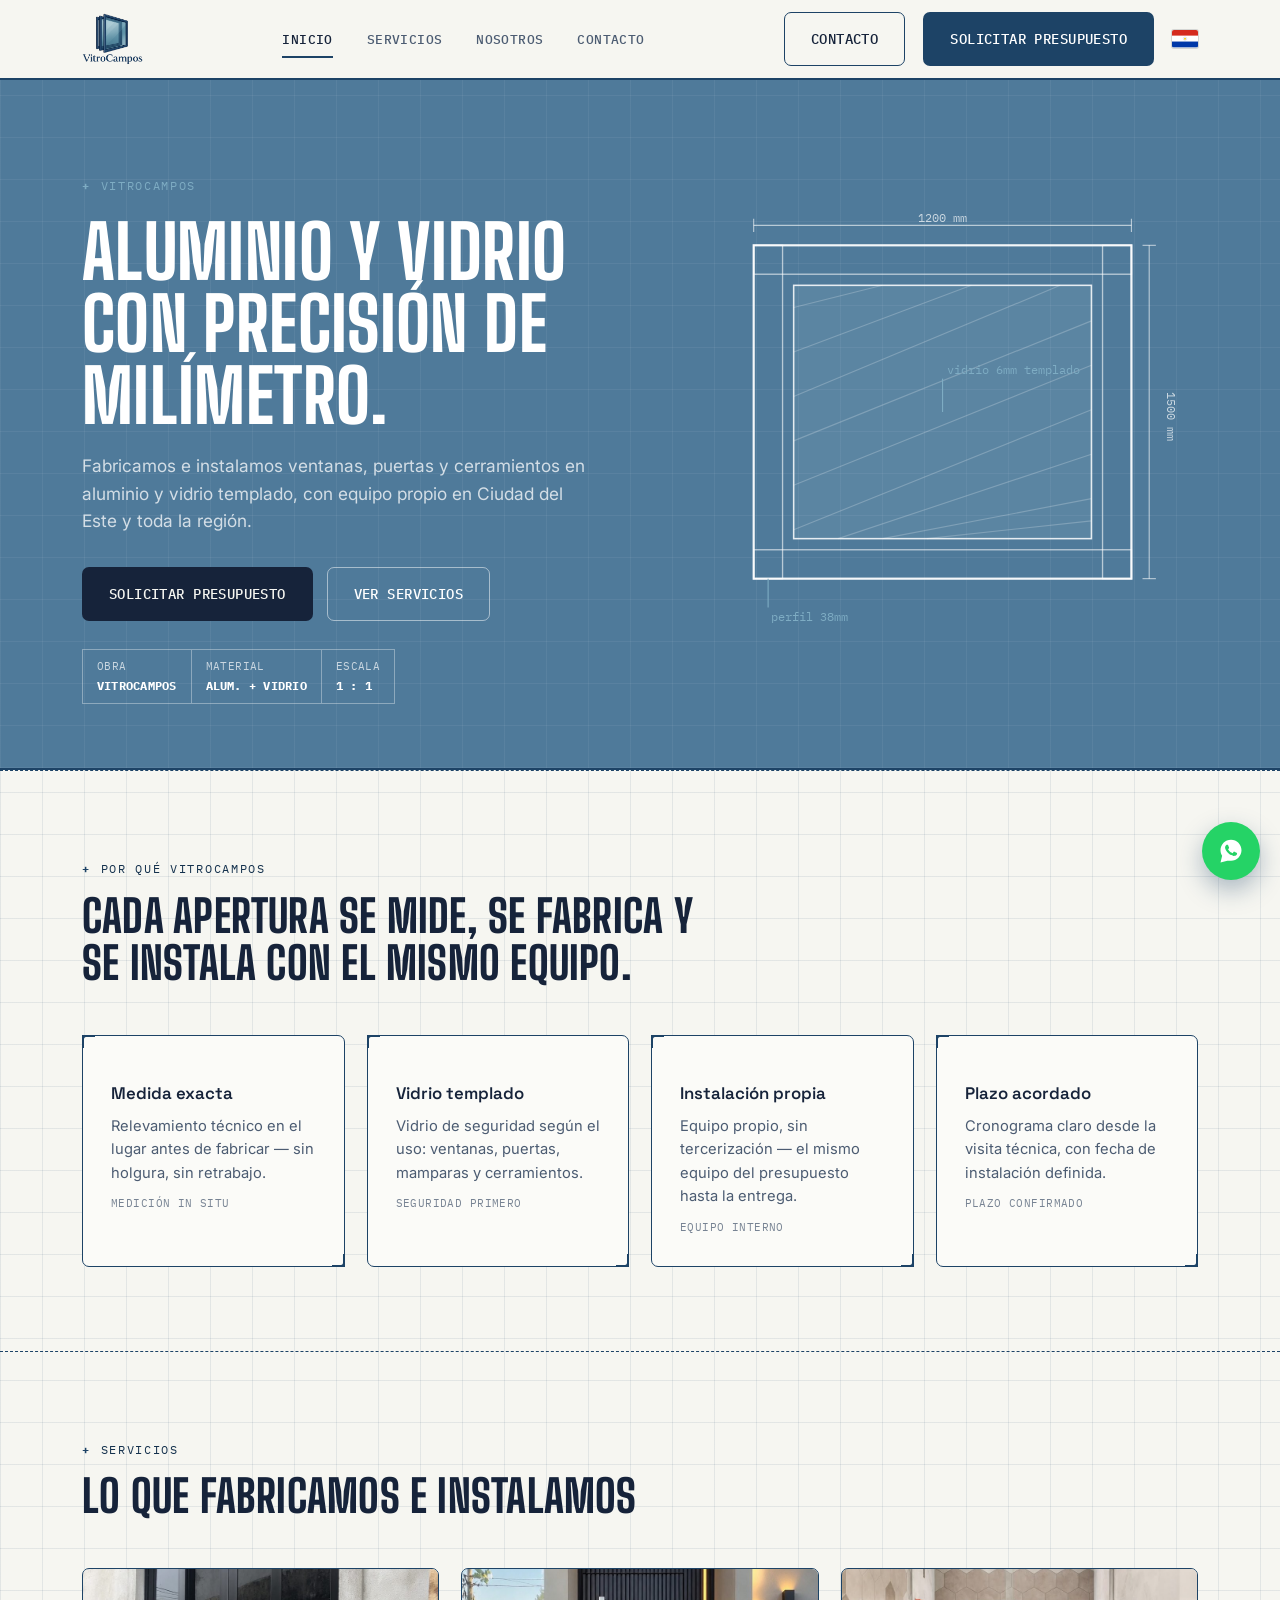
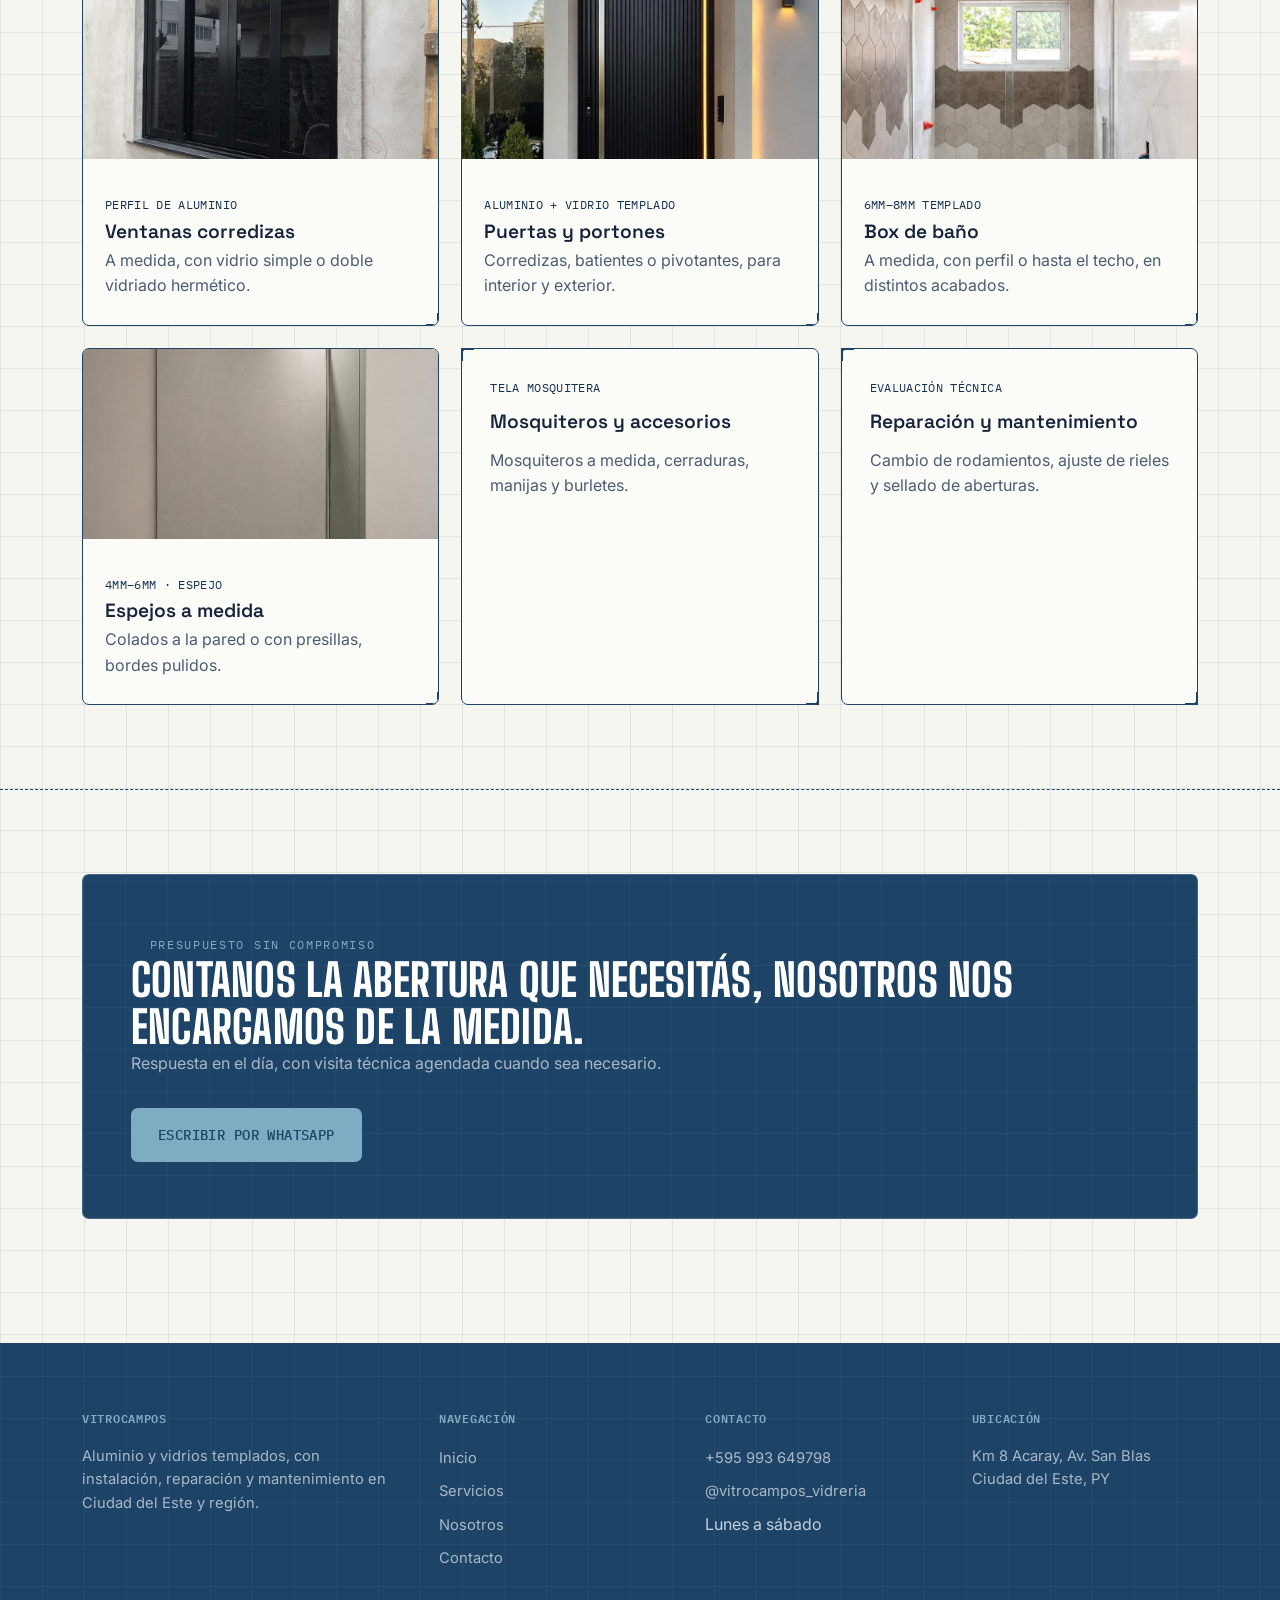
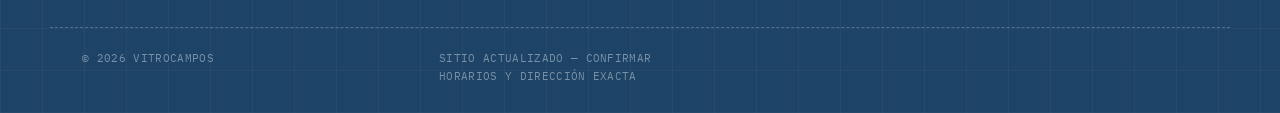
<file: index.html>
<!DOCTYPE html>
<html lang="es-PY">
<head>
<meta charset="UTF-8">
<meta name="viewport" content="width=device-width, initial-scale=1.0">
<title>VitroCampos — Aluminio y vidrios templados en Ciudad del Este</title>
<meta name="description" content="VitroCampos: ventanas, puertas y cerramientos en aluminio y vidrio templado. Instalación, reparación y mantenimiento en Ciudad del Este y región.">
<link rel="icon" type="image/png" sizes="32x32" href="img/favicon-32.png">
<link rel="icon" type="image/png" sizes="16x16" href="img/favicon-16.png">
<link rel="apple-touch-icon" sizes="180x180" href="img/apple-touch-icon.png">
<link rel="icon" href="img/favicon.ico">
<link rel="stylesheet" href="style.css">
</head>
<body>

<header class="site-header">
  <div class="wrap">
    <a href="index.html" class="logo"><img src="img/logo-header.png" alt="VitroCampos" class="logo-img"></a>
    <nav class="main-nav">
      <a href="index.html" class="active">Inicio</a>
      <a href="servicos.html">Servicios</a>
      <a href="sobre.html">Nosotros</a>
      <a href="contato.html">Contacto</a>
    </nav>
    <div class="nav-cta">
      <a href="contato.html" class="btn btn-ghost">Contacto</a>
      <a href="https://wa.me/595993649798" class="btn btn-copper" target="_blank" rel="noopener">Solicitar presupuesto</a>
      <span class="flag-icon" title="Paraguay" aria-label="Paraguay">
        <svg viewBox="0 0 900 600" xmlns="http://www.w3.org/2000/svg" role="img">
          <rect width="900" height="200" fill="#D52B1E"/>
          <rect y="200" width="900" height="200" fill="#FFFFFF"/>
          <rect y="400" width="900" height="200" fill="#0038A8"/>
          <circle cx="450" cy="300" r="60" fill="#FFFFFF" stroke="#0038A8" stroke-width="4"/>
          <circle cx="450" cy="300" r="34" fill="#FCD116"/>
        </svg>
      </span>
    </div>
    <button class="nav-toggle" aria-label="Abrir menú">
      <span></span><span></span><span></span>
    </button>
  </div>
  <div class="mobile-nav">
    <a href="index.html">Inicio</a>
    <a href="servicos.html">Servicios</a>
    <a href="sobre.html">Nosotros</a>
    <a href="contato.html">Contacto</a>
    <a href="https://wa.me/595993649798" target="_blank" rel="noopener">Solicitar presupuesto →</a>
  </div>
</header>

<main>

  <section class="hero">
    <div class="wrap">
      <div class="hero-copy">
        <span class="eyebrow">VitroCampos</span>
        <h1>Aluminio y vidrio con precisión de milímetro.</h1>
        <p class="lead">Fabricamos e instalamos ventanas, puertas y cerramientos en aluminio y vidrio templado, con equipo propio en Ciudad del Este y toda la región.</p>
        <div class="hero-actions">
          <a href="https://wa.me/595993649798" class="btn btn-primary" target="_blank" rel="noopener">Solicitar presupuesto</a>
          <a href="servicos.html" class="btn btn-ghost">Ver servicios</a>
        </div>
        <div class="title-block">
          <div>Obra<b>VitroCampos</b></div>
          <div>Material<b>Alum. + vidrio</b></div>
          <div>Escala<b>1&nbsp;:&nbsp;1</b></div>
        </div>
      </div>
      <div class="hero-diagram" aria-hidden="true">
        <svg viewBox="0 0 460 400" xmlns="http://www.w3.org/2000/svg">
          <!-- marco externo -->
          <rect x="60" y="30" width="340" height="300" fill="none" stroke="rgba(255,255,255,0.85)" stroke-width="2"/>
          <!-- perfil de aluminio -->
          <rect x="60" y="30" width="340" height="26" fill="none" stroke="rgba(255,255,255,0.6)" stroke-width="1.2"/>
          <rect x="60" y="304" width="340" height="26" fill="none" stroke="rgba(255,255,255,0.6)" stroke-width="1.2"/>
          <rect x="60" y="30" width="26" height="300" fill="none" stroke="rgba(255,255,255,0.6)" stroke-width="1.2"/>
          <rect x="374" y="30" width="26" height="300" fill="none" stroke="rgba(255,255,255,0.6)" stroke-width="1.2"/>
          <!-- vidrio central com hachura -->
          <rect x="96" y="66" width="268" height="228" fill="rgba(191,224,236,0.10)" stroke="rgba(255,255,255,0.85)" stroke-width="1.4"/>
          <g stroke="rgba(255,255,255,0.22)" stroke-width="1">
            <line x1="96" y1="86" x2="176" y2="66"/>
            <line x1="96" y1="126" x2="256" y2="66"/>
            <line x1="96" y1="166" x2="336" y2="66"/>
            <line x1="96" y1="206" x2="364" y2="98"/>
            <line x1="96" y1="246" x2="364" y2="138"/>
            <line x1="96" y1="286" x2="364" y2="178"/>
            <line x1="136" y1="294" x2="364" y2="218"/>
            <line x1="176" y1="294" x2="364" y2="258"/>
            <line x1="216" y1="294" x2="364" y2="278"/>
          </g>
          <!-- linha de cota superior -->
          <line x1="60" y1="12" x2="400" y2="12" stroke="rgba(255,255,255,0.6)" stroke-width="1"/>
          <line x1="60" y1="6" x2="60" y2="18" stroke="rgba(255,255,255,0.6)" stroke-width="1"/>
          <line x1="400" y1="6" x2="400" y2="18" stroke="rgba(255,255,255,0.6)" stroke-width="1"/>
          <text x="230" y="9" text-anchor="middle" font-family="IBM Plex Mono, monospace" font-size="11" fill="rgba(255,255,255,0.7)">1200 mm</text>
          <!-- linha de cota lateral -->
          <line x1="416" y1="30" x2="416" y2="330" stroke="rgba(255,255,255,0.6)" stroke-width="1"/>
          <line x1="410" y1="30" x2="422" y2="30" stroke="rgba(255,255,255,0.6)" stroke-width="1"/>
          <line x1="410" y1="330" x2="422" y2="330" stroke="rgba(255,255,255,0.6)" stroke-width="1"/>
          <text x="432" y="184" text-anchor="middle" font-family="IBM Plex Mono, monospace" font-size="11" fill="rgba(255,255,255,0.7)" transform="rotate(90 432 184)">1500 mm</text>
          <!-- callout perfil -->
          <line x1="73" y1="330" x2="73" y2="356" stroke="#7EACC3" stroke-width="1"/>
          <text x="76" y="368" font-family="IBM Plex Mono, monospace" font-size="10.5" fill="#7EACC3">perfil 38mm</text>
          <!-- callout vidrio -->
          <line x1="230" y1="180" x2="230" y2="150" stroke="#7EACC3" stroke-width="1"/>
          <text x="234" y="146" font-family="IBM Plex Mono, monospace" font-size="10.5" fill="#7EACC3">vidrio 6mm templado</text>
        </svg>
      </div>
    </div>
  </section>

  <section class="seam-top">
    <div class="wrap">
      <div class="section-head reveal">
        <span class="eyebrow">Por qué VitroCampos</span>
        <h2>Cada apertura se mide, se fabrica y se instala con el mismo equipo.</h2>
      </div>
      <div class="grid-4">
        <div class="glass-card diff-card reveal">
          <h3>Medida exacta</h3>
          <p>Relevamiento técnico en el lugar antes de fabricar — sin holgura, sin retrabajo.</p>
          <span class="diff-norm">medición in situ</span>
        </div>
        <div class="glass-card diff-card reveal">
          <h3>Vidrio templado</h3>
          <p>Vidrio de seguridad según el uso: ventanas, puertas, mamparas y cerramientos.</p>
          <span class="diff-norm">seguridad primero</span>
        </div>
        <div class="glass-card diff-card reveal">
          <h3>Instalación propia</h3>
          <p>Equipo propio, sin tercerización — el mismo equipo del presupuesto hasta la entrega.</p>
          <span class="diff-norm">equipo interno</span>
        </div>
        <div class="glass-card diff-card reveal">
          <h3>Plazo acordado</h3>
          <p>Cronograma claro desde la visita técnica, con fecha de instalación definida.</p>
          <span class="diff-norm">plazo confirmado</span>
        </div>
      </div>
    </div>
  </section>

  <section class="seam-top">
    <div class="wrap">
      <div class="section-head reveal">
        <span class="eyebrow">Servicios</span>
        <h2>Lo que fabricamos e instalamos</h2>
      </div>
      <div class="grid-3">
        <a href="servicos.html" class="glass-card service-card has-photo reveal">
          <div class="photo-wrap">
            <img src="img/ventana-aluminio-negro.jpg" alt="Ventana corrediza de aluminio negro" loading="lazy">
          </div>
          <div class="body">
            <span class="spec">perfil de aluminio</span>
            <h3>Ventanas corredizas</h3>
            <p>A medida, con vidrio simple o doble vidriado hermético.</p>
          </div>
        </a>
        <a href="servicos.html" class="glass-card service-card has-photo reveal">
          <div class="photo-wrap">
            <img src="img/puerta-aluminio-negro.jpg" alt="Puerta pivotante de aluminio negro" loading="lazy">
          </div>
          <div class="body">
            <span class="spec">aluminio + vidrio templado</span>
            <h3>Puertas y portones</h3>
            <p>Corredizas, batientes o pivotantes, para interior y exterior.</p>
          </div>
        </a>
        <a href="servicos.html" class="glass-card service-card has-photo reveal">
          <div class="photo-wrap">
            <img src="img/box-hasta-el-techo.jpg" alt="Box de baño de vidrio templado hasta el techo" loading="lazy">
          </div>
          <div class="body">
            <span class="spec">6mm–8mm templado</span>
            <h3>Box de baño</h3>
            <p>A medida, con perfil o hasta el techo, en distintos acabados.</p>
          </div>
        </a>
        <a href="servicos.html" class="glass-card service-card has-photo reveal">
          <div class="photo-wrap">
            <img src="img/espejo-colado.jpg" alt="Espejo a medida colado en baño" loading="lazy">
          </div>
          <div class="body">
            <span class="spec">4mm–6mm · espejo</span>
            <h3>Espejos a medida</h3>
            <p>Colados a la pared o con presillas, bordes pulidos.</p>
          </div>
        </a>
        <a href="servicos.html" class="glass-card service-card reveal">
          <span class="spec">tela mosquitera</span>
          <h3>Mosquiteros y accesorios</h3>
          <p>Mosquiteros a medida, cerraduras, manijas y burletes.</p>
        </a>
        <a href="servicos.html" class="glass-card service-card reveal">
          <span class="spec">evaluación técnica</span>
          <h3>Reparación y mantenimiento</h3>
          <p>Cambio de rodamientos, ajuste de rieles y sellado de aberturas.</p>
        </a>
      </div>
    </div>
  </section>

  <section class="seam-top">
    <div class="wrap">
      <div class="cta-strip reveal">
        <div>
          <span class="eyebrow">Presupuesto sin compromiso</span>
          <h2>Contanos la abertura que necesitás, nosotros nos encargamos de la medida.</h2>
          <p>Respuesta en el día, con visita técnica agendada cuando sea necesario.</p>
        </div>
        <a href="https://wa.me/595993649798" class="btn btn-copper" target="_blank" rel="noopener">Escribir por WhatsApp</a>
      </div>
    </div>
  </section>

</main>

<footer>
  <div class="wrap">
    <div>
      <h4>VitroCampos</h4>
      <p>Aluminio y vidrios templados, con instalación, reparación y mantenimiento en Ciudad del Este y región.</p>
    </div>
    <div>
      <h4>Navegación</h4>
      <ul>
        <li><a href="index.html">Inicio</a></li>
        <li><a href="servicos.html">Servicios</a></li>
        <li><a href="sobre.html">Nosotros</a></li>
        <li><a href="contato.html">Contacto</a></li>
      </ul>
    </div>
    <div>
      <h4>Contacto</h4>
      <ul>
        <li><a href="tel:+595993649798">+595 993 649798</a></li>
        <li><a href="https://instagram.com/vitrocampos_vidreria" target="_blank" rel="noopener">@vitrocampos_vidreria</a></li>
        <li>Lunes a sábado</li>
      </ul>
    </div>
    <div>
      <h4>Ubicación</h4>
      <p>Km 8 Acaray, Av. San Blas<br>Ciudad del Este, PY</p>
    </div>
  </div>
  <div class="wrap footer-bottom">
    <span>© <span id="year"></span> VitroCampos</span>
    <span>sitio actualizado — confirmar horarios y dirección exacta</span>
  </div>
</footer>

<a href="https://wa.me/595993649798" class="whatsapp-float" target="_blank" rel="noopener" aria-label="WhatsApp">
  <svg viewBox="0 0 32 32" fill="#fff" xmlns="http://www.w3.org/2000/svg"><path d="M16.001 3C9.373 3 4 8.373 4 15c0 2.34.687 4.523 1.875 6.36L4 29l7.86-1.826A11.94 11.94 0 0 0 16.001 27C22.628 27 28 21.627 28 15S22.628 3 16.001 3zm6.607 16.94c-.276.777-1.61 1.487-2.222 1.58-.577.087-1.31.124-2.116-.132-.487-.153-1.114-.36-1.918-.706-3.377-1.457-5.583-4.85-5.752-5.076-.169-.226-1.376-1.83-1.376-3.492 0-1.663.874-2.48 1.184-2.82.31-.34.675-.425.9-.425.225 0 .45.002.646.012.207.01.486-.079.76.58.276.66.938 2.278 1.02 2.443.084.164.14.357.028.583-.113.226-.169.366-.336.564-.169.198-.354.443-.507.596-.169.169-.345.353-.148.692.197.34.876 1.446 1.882 2.342 1.293 1.153 2.384 1.51 2.724 1.679.34.169.539.141.738-.085.197-.226.845-.986 1.07-1.325.226-.34.451-.283.76-.17.31.113 1.972.93 2.31 1.1.34.169.564.254.648.395.084.14.084.813-.192 1.59z"/></svg>
</a>

<script src="script.js"></script>
</body>
</html>
</file>
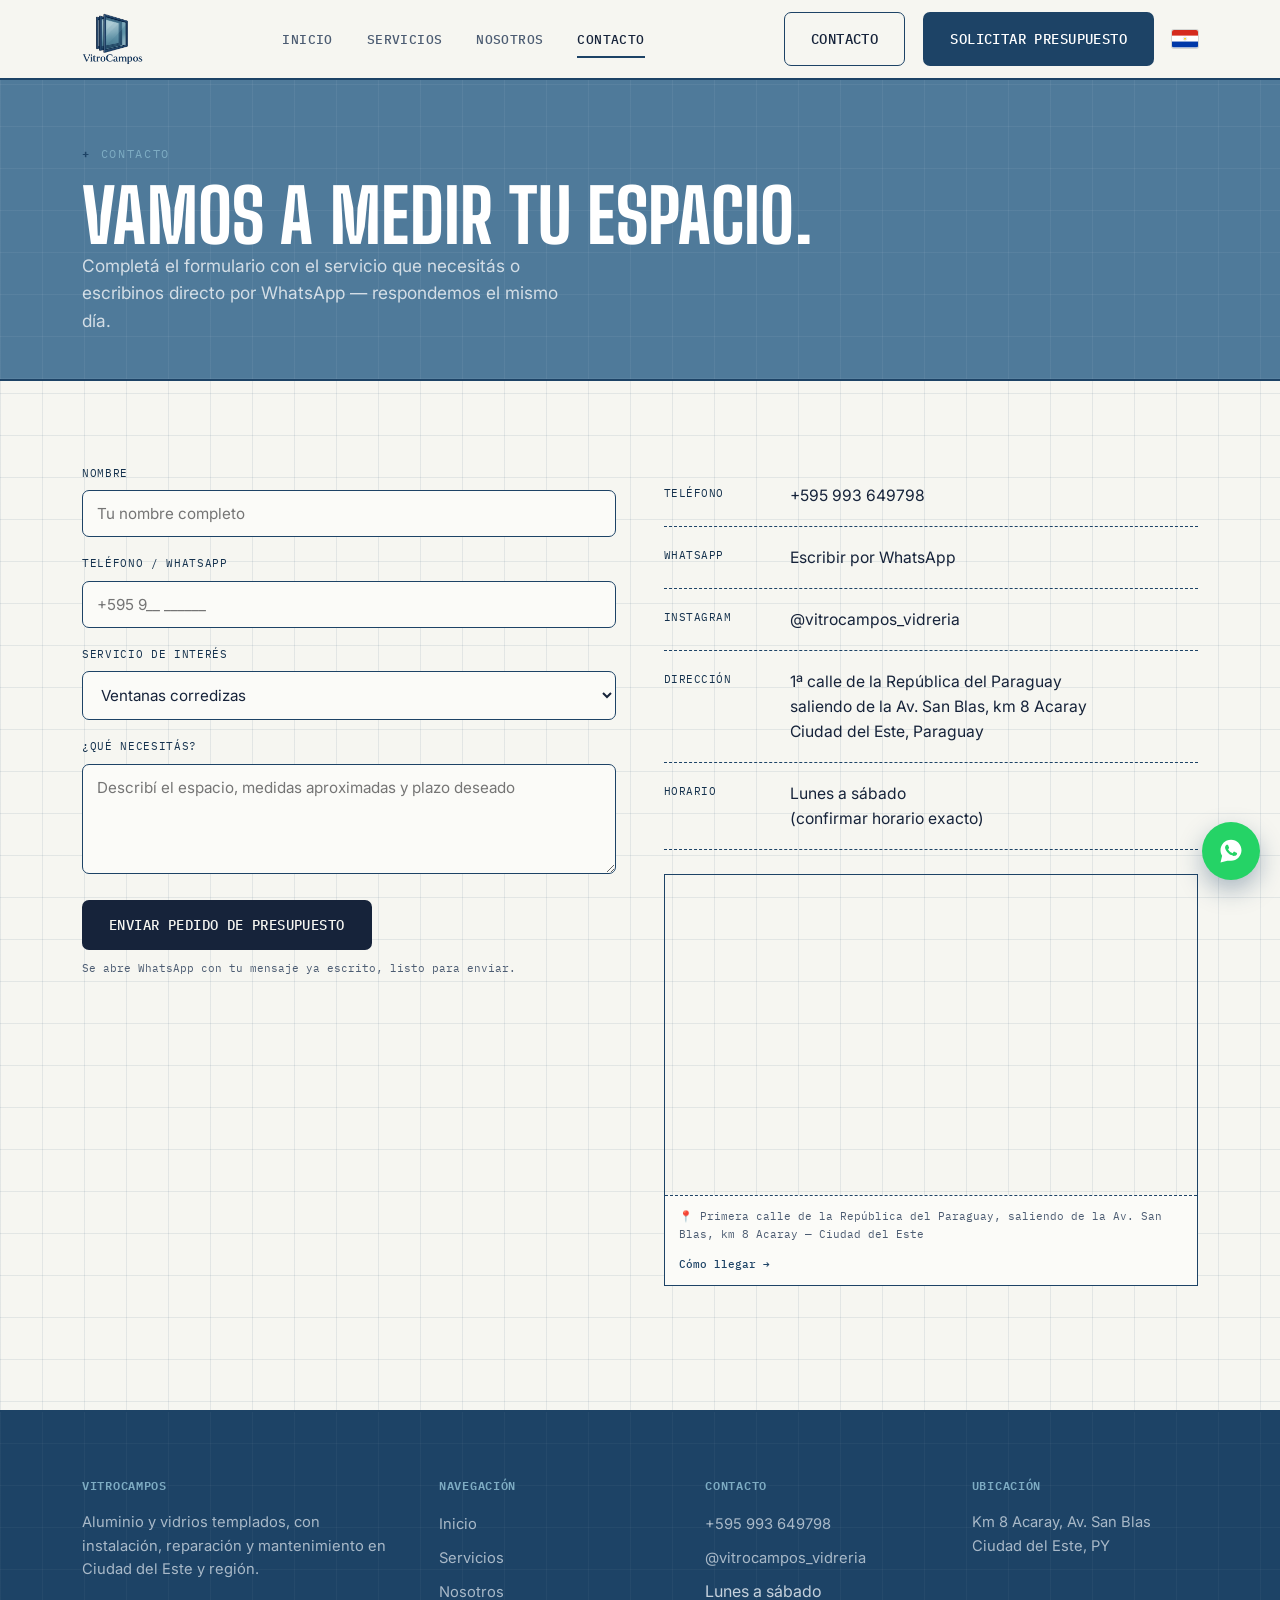
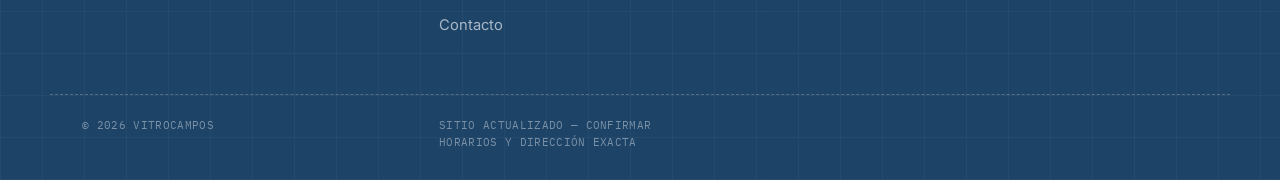
<file: contato.html>
<!DOCTYPE html>
<html lang="es-PY">
<head>
<meta charset="UTF-8">
<meta name="viewport" content="width=device-width, initial-scale=1.0">
<title>Contacto — VitroCampos</title>
<meta name="description" content="Hablá con VitroCampos: teléfono, WhatsApp, Instagram y formulario de presupuesto.">
<link rel="icon" type="image/png" sizes="32x32" href="img/favicon-32.png">
<link rel="icon" type="image/png" sizes="16x16" href="img/favicon-16.png">
<link rel="apple-touch-icon" sizes="180x180" href="img/apple-touch-icon.png">
<link rel="icon" href="img/favicon.ico">
<link rel="stylesheet" href="style.css">
</head>
<body>

<header class="site-header">
  <div class="wrap">
    <a href="index.html" class="logo"><img src="img/logo-header.png" alt="VitroCampos" class="logo-img"></a>
    <nav class="main-nav">
      <a href="index.html">Inicio</a>
      <a href="servicos.html">Servicios</a>
      <a href="sobre.html">Nosotros</a>
      <a href="contato.html" class="active">Contacto</a>
    </nav>
    <div class="nav-cta">
      <a href="contato.html" class="btn btn-ghost">Contacto</a>
      <a href="https://wa.me/595993649798" class="btn btn-copper" target="_blank" rel="noopener">Solicitar presupuesto</a>
      <span class="flag-icon" title="Paraguay" aria-label="Paraguay">
        <svg viewBox="0 0 900 600" xmlns="http://www.w3.org/2000/svg" role="img">
          <rect width="900" height="200" fill="#D52B1E"/>
          <rect y="200" width="900" height="200" fill="#FFFFFF"/>
          <rect y="400" width="900" height="200" fill="#0038A8"/>
          <circle cx="450" cy="300" r="60" fill="#FFFFFF" stroke="#0038A8" stroke-width="4"/>
          <circle cx="450" cy="300" r="34" fill="#FCD116"/>
        </svg>
      </span>
    </div>
    <button class="nav-toggle" aria-label="Abrir menú">
      <span></span><span></span><span></span>
    </button>
  </div>
  <div class="mobile-nav">
    <a href="index.html">Inicio</a>
    <a href="servicos.html">Servicios</a>
    <a href="sobre.html">Nosotros</a>
    <a href="contato.html">Contacto</a>
    <a href="https://wa.me/595993649798" target="_blank" rel="noopener">Solicitar presupuesto →</a>
  </div>
</header>

<main>

  <section class="page-hero">
    <div class="wrap">
      <span class="eyebrow">Contacto</span>
      <h1>Vamos a medir tu espacio.</h1>
      <p class="lead">Completá el formulario con el servicio que necesitás o escribinos directo por WhatsApp — respondemos el mismo día.</p>
    </div>
  </section>

  <section>
    <div class="wrap contact-grid">

      <form class="reveal" id="form-presupuesto" onsubmit="return enviarPorWhatsApp(event);">
        <div class="field">
          <label for="nome">Nombre</label>
          <input type="text" id="nome" name="nome" placeholder="Tu nombre completo" required>
        </div>
        <div class="field">
          <label for="telefone">Teléfono / WhatsApp</label>
          <input type="tel" id="telefone" name="telefone" placeholder="+595 9__ ______" required>
        </div>
        <div class="field">
          <label for="servico">Servicio de interés</label>
          <select id="servico" name="servico">
            <option>Ventanas corredizas</option>
            <option>Puertas y portones</option>
            <option>Cerramientos y mamparas</option>
            <option>Vidrios a medida</option>
            <option>Mosquiteros</option>
            <option>Reparación / mantenimiento</option>
            <option>Otro</option>
          </select>
        </div>
        <div class="field">
          <label for="mensagem">¿Qué necesitás?</label>
          <textarea id="mensagem" name="mensagem" placeholder="Describí el espacio, medidas aproximadas y plazo deseado"></textarea>
        </div>
        <button type="submit" class="btn btn-primary">Enviar pedido de presupuesto</button>
        <p style="font-family: var(--mono); font-size: 11px; color: var(--ink-soft); margin-top: 10px;">Se abre WhatsApp con tu mensaje ya escrito, listo para enviar.</p>
      </form>

      <div class="reveal">
        <div class="info-row">
          <span class="k">Teléfono</span>
          <span class="v"><a href="tel:+595993649798">+595 993 649798</a></span>
        </div>
        <div class="info-row">
          <span class="k">WhatsApp</span>
          <span class="v"><a href="https://wa.me/595993649798" target="_blank" rel="noopener">Escribir por WhatsApp</a></span>
        </div>
        <div class="info-row">
          <span class="k">Instagram</span>
          <span class="v"><a href="https://instagram.com/vitrocampos_vidreria" target="_blank" rel="noopener">@vitrocampos_vidreria</a></span>
        </div>
        <div class="info-row">
          <span class="k">Dirección</span>
          <span class="v">1ª calle de la República del Paraguay<br>saliendo de la Av. San Blas, km 8 Acaray<br>Ciudad del Este, Paraguay</span>
        </div>
        <div class="info-row">
          <span class="k">Horario</span>
          <span class="v">Lunes a sábado<br>(confirmar horario exacto)</span>
        </div>

        <div class="map-embed">
          <iframe
            src="https://www.openstreetmap.org/export/embed.html?bbox=-54.7050%2C-25.4900%2C-54.6500%2C-25.4550&marker=-25.4719%2C-54.6780&layer=mapnik"
            loading="lazy" title="Ubicación VitroCampos"></iframe>
          <div class="map-caption">
            <span>📍 Primera calle de la República del Paraguay, saliendo de la Av. San Blas, km 8 Acaray — Ciudad del Este</span>
            <a href="https://www.google.com/maps/dir/?api=1&destination=-25.4719,-54.6780" target="_blank" rel="noopener">Cómo llegar →</a>
          </div>
        </div>
      </div>

    </div>
  </section>

</main>

<footer>
  <div class="wrap">
    <div>
      <h4>VitroCampos</h4>
      <p>Aluminio y vidrios templados, con instalación, reparación y mantenimiento en Ciudad del Este y región.</p>
    </div>
    <div>
      <h4>Navegación</h4>
      <ul>
        <li><a href="index.html">Inicio</a></li>
        <li><a href="servicos.html">Servicios</a></li>
        <li><a href="sobre.html">Nosotros</a></li>
        <li><a href="contato.html">Contacto</a></li>
      </ul>
    </div>
    <div>
      <h4>Contacto</h4>
      <ul>
        <li><a href="tel:+595993649798">+595 993 649798</a></li>
        <li><a href="https://instagram.com/vitrocampos_vidreria" target="_blank" rel="noopener">@vitrocampos_vidreria</a></li>
        <li>Lunes a sábado</li>
      </ul>
    </div>
    <div>
      <h4>Ubicación</h4>
      <p>Km 8 Acaray, Av. San Blas<br>Ciudad del Este, PY</p>
    </div>
  </div>
  <div class="wrap footer-bottom">
    <span>© <span id="year"></span> VitroCampos</span>
    <span>sitio actualizado — confirmar horarios y dirección exacta</span>
  </div>
</footer>

<a href="https://wa.me/595993649798" class="whatsapp-float" target="_blank" rel="noopener" aria-label="WhatsApp">
  <svg viewBox="0 0 32 32" fill="#fff" xmlns="http://www.w3.org/2000/svg"><path d="M16.001 3C9.373 3 4 8.373 4 15c0 2.34.687 4.523 1.875 6.36L4 29l7.86-1.826A11.94 11.94 0 0 0 16.001 27C22.628 27 28 21.627 28 15S22.628 3 16.001 3zm6.607 16.94c-.276.777-1.61 1.487-2.222 1.58-.577.087-1.31.124-2.116-.132-.487-.153-1.114-.36-1.918-.706-3.377-1.457-5.583-4.85-5.752-5.076-.169-.226-1.376-1.83-1.376-3.492 0-1.663.874-2.48 1.184-2.82.31-.34.675-.425.9-.425.225 0 .45.002.646.012.207.01.486-.079.76.58.276.66.938 2.278 1.02 2.443.084.164.14.357.028.583-.113.226-.169.366-.336.564-.169.198-.354.443-.507.596-.169.169-.345.353-.148.692.197.34.876 1.446 1.882 2.342 1.293 1.153 2.384 1.51 2.724 1.679.34.169.539.141.738-.085.197-.226.845-.986 1.07-1.325.226-.34.451-.283.76-.17.31.113 1.972.93 2.31 1.1.34.169.564.254.648.395.084.14.084.813-.192 1.59z"/></svg>
</a>

<script src="script.js"></script>
</body>
</html>
</file>
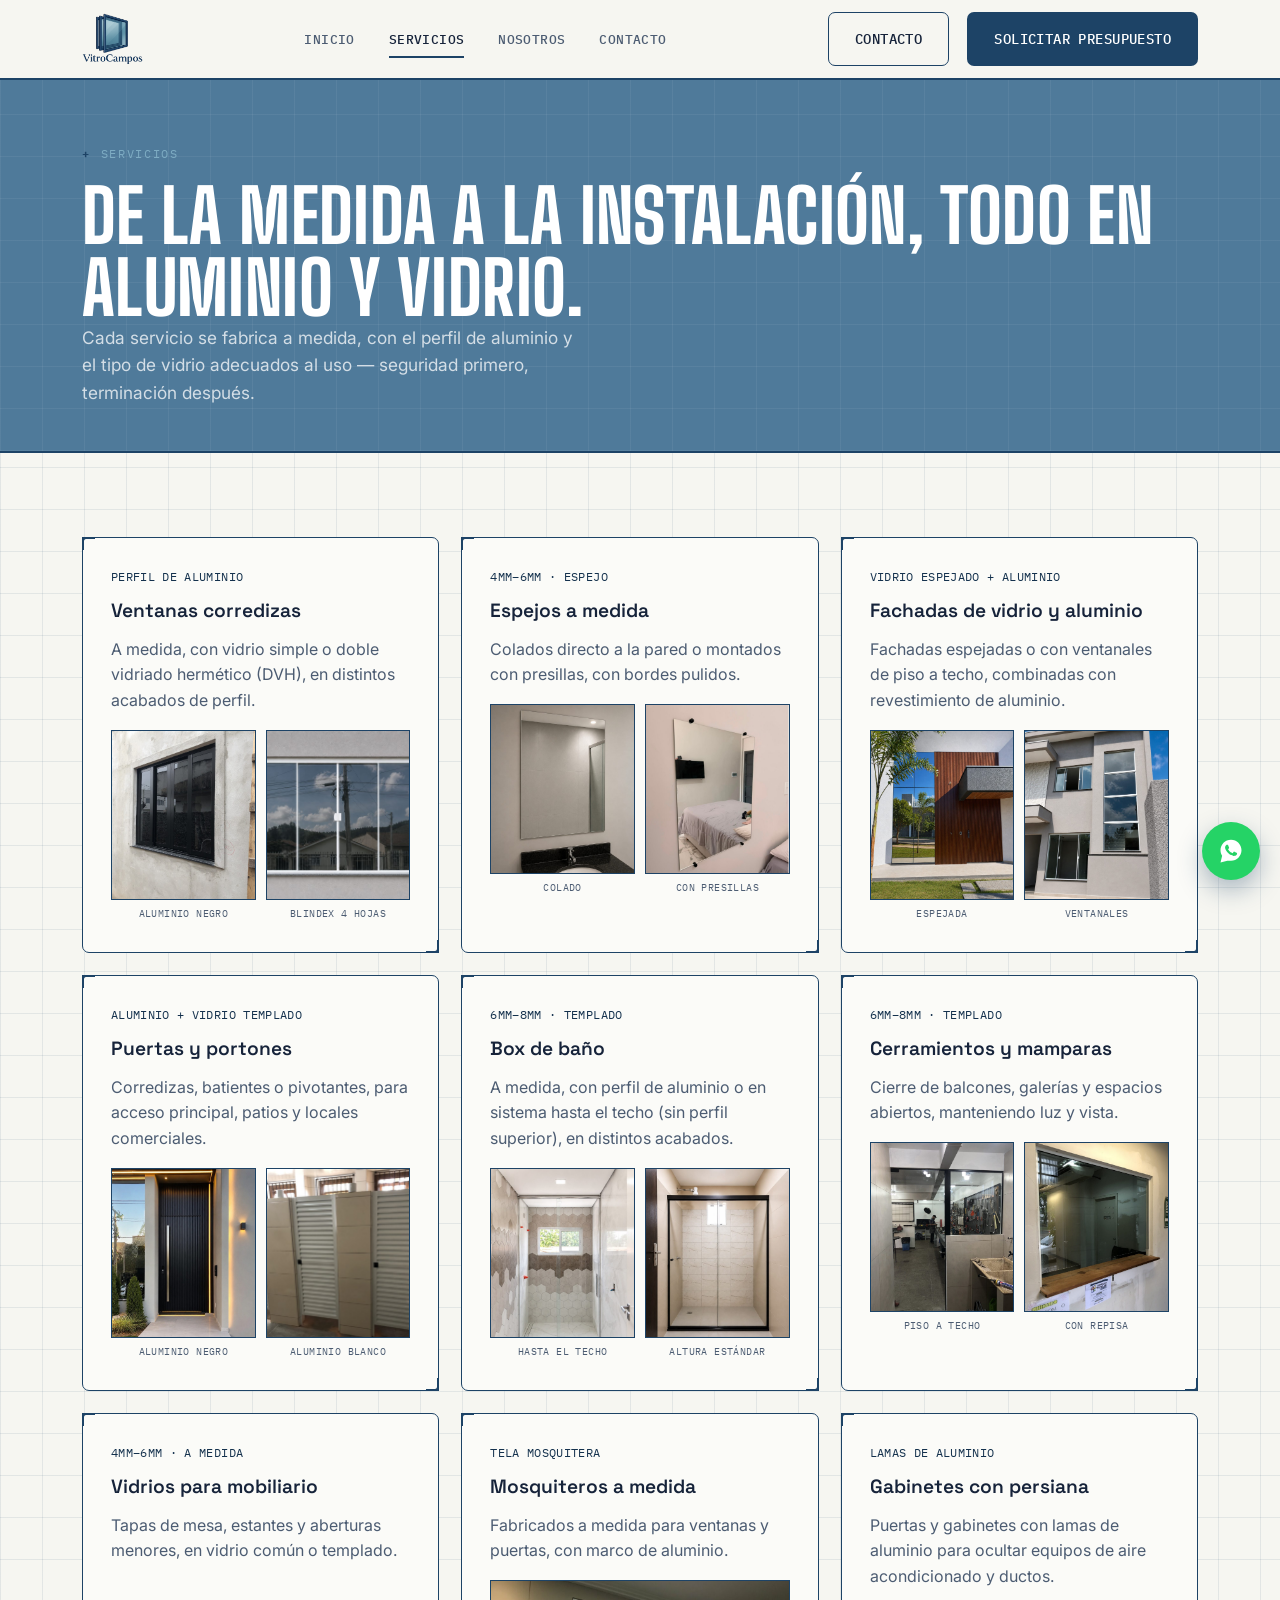
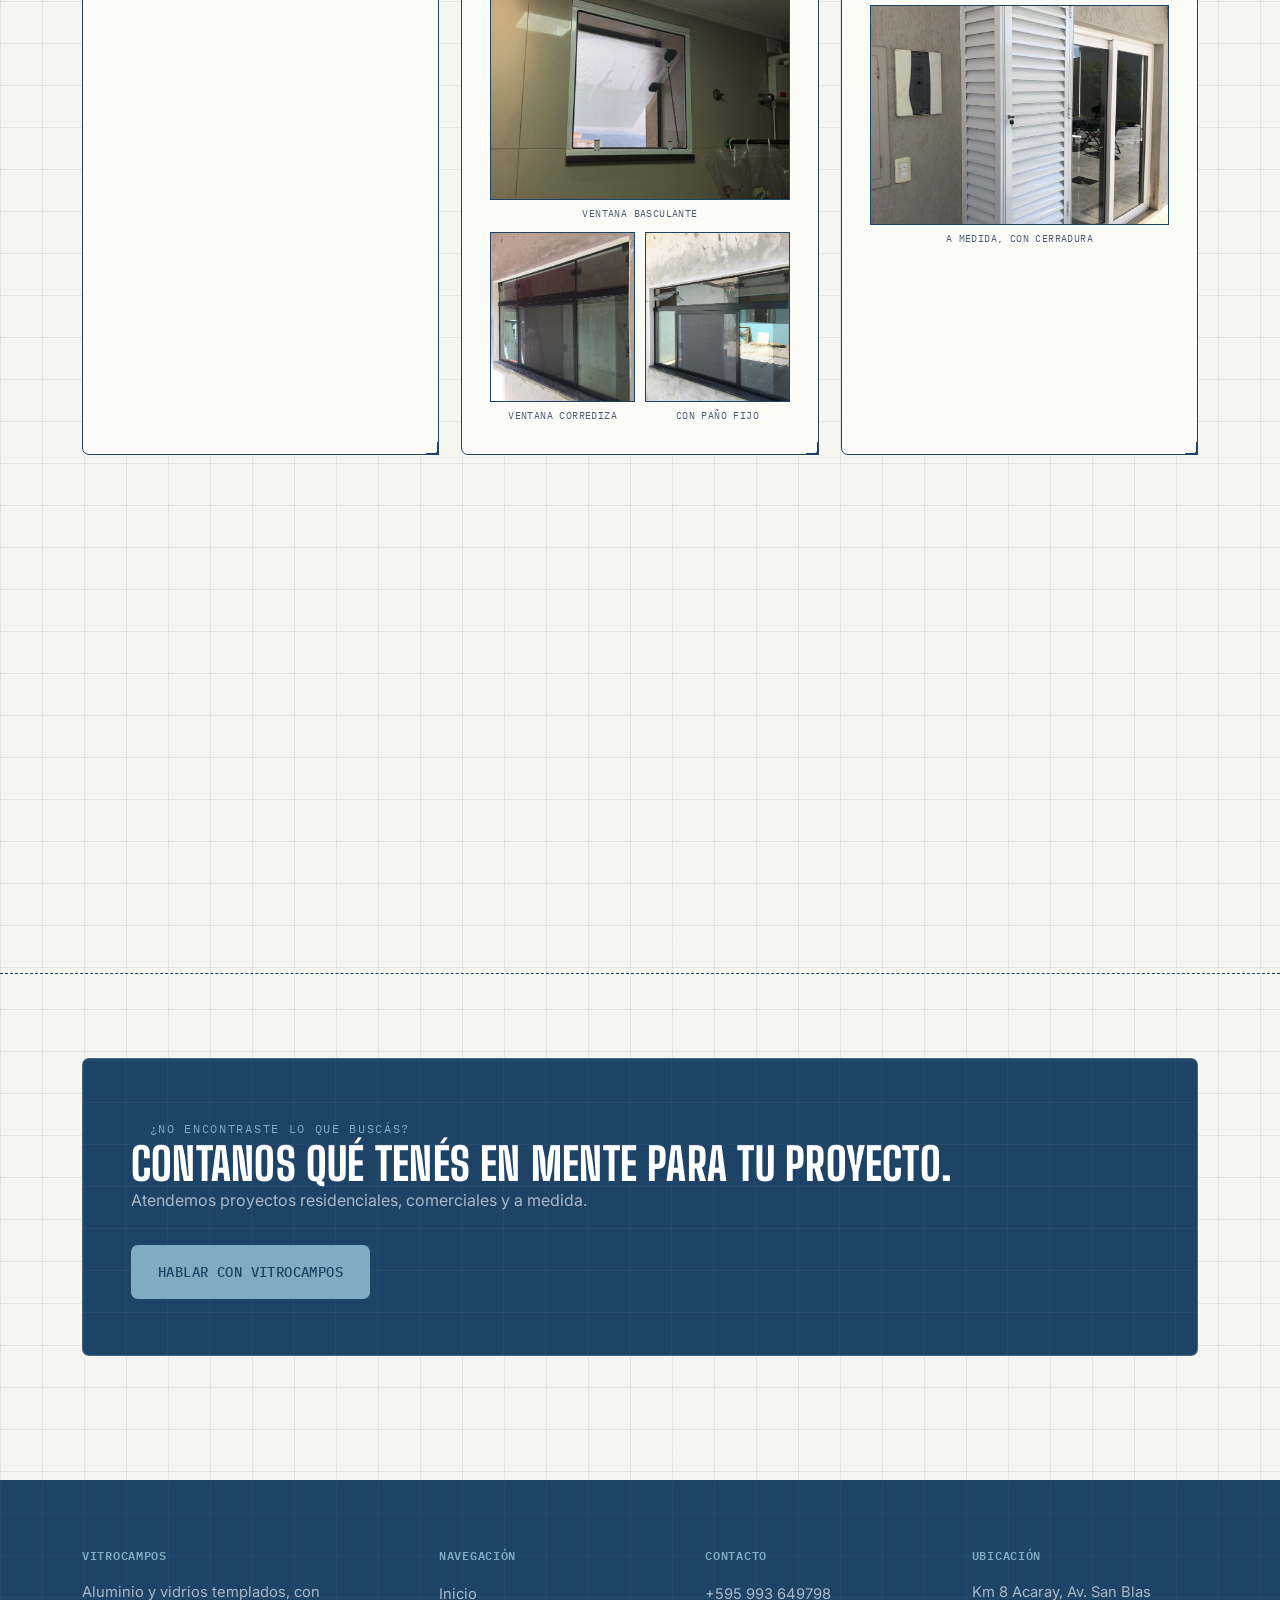
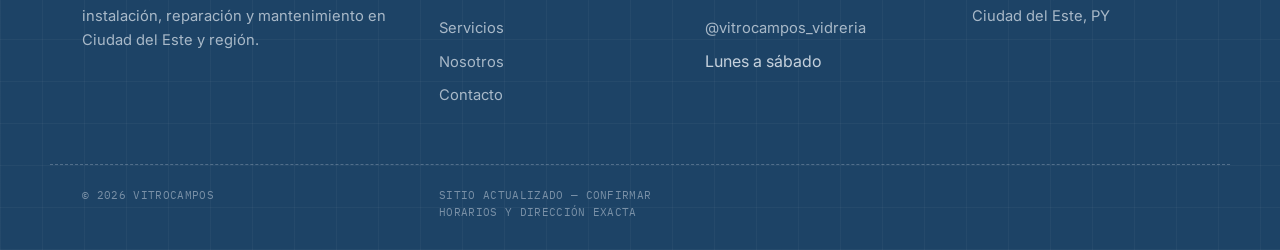
<file: servicos.html>
<!DOCTYPE html>
<html lang="es-PY">
<head>
<meta charset="UTF-8">
<meta name="viewport" content="width=device-width, initial-scale=1.0">
<title>Servicios — VitroCampos</title>
<meta name="description" content="Ventanas, puertas, cerramientos, vidrios a medida, mosquiteros, reparación y mantenimiento. Conocé los servicios de VitroCampos.">
<link rel="icon" type="image/png" sizes="32x32" href="img/favicon-32.png">
<link rel="icon" type="image/png" sizes="16x16" href="img/favicon-16.png">
<link rel="apple-touch-icon" sizes="180x180" href="img/apple-touch-icon.png">
<link rel="icon" href="img/favicon.ico">
<link rel="stylesheet" href="style.css">
</head>
<body>

<header class="site-header">
  <div class="wrap">
    <a href="index.html" class="logo"><img src="img/logo-header.png" alt="VitroCampos" class="logo-img"></a>
    <nav class="main-nav">
      <a href="index.html">Inicio</a>
      <a href="servicos.html" class="active">Servicios</a>
      <a href="sobre.html">Nosotros</a>
      <a href="contato.html">Contacto</a>
    </nav>
    <div class="nav-cta">
      <a href="contato.html" class="btn btn-ghost">Contacto</a>
      <a href="https://wa.me/595993649798" class="btn btn-copper" target="_blank" rel="noopener">Solicitar presupuesto</a>
    </div>
    <button class="nav-toggle" aria-label="Abrir menú">
      <span></span><span></span><span></span>
    </button>
  </div>
  <div class="mobile-nav">
    <a href="index.html">Inicio</a>
    <a href="servicos.html">Servicios</a>
    <a href="sobre.html">Nosotros</a>
    <a href="contato.html">Contacto</a>
    <a href="https://wa.me/595993649798" target="_blank" rel="noopener">Solicitar presupuesto →</a>
  </div>
</header>

<main>

  <section class="page-hero">
    <div class="wrap">
      <span class="eyebrow">Servicios</span>
      <h1>De la medida a la instalación, todo en aluminio y vidrio.</h1>
      <p class="lead">Cada servicio se fabrica a medida, con el perfil de aluminio y el tipo de vidrio adecuados al uso — seguridad primero, terminación después.</p>
    </div>
  </section>

  <section>
    <div class="wrap grid-3">

      <div class="glass-card service-card reveal">
        <span class="spec">perfil de aluminio</span>
        <h3>Ventanas corredizas</h3>
        <p>A medida, con vidrio simple o doble vidriado hermético (DVH), en distintos acabados de perfil.</p>
        <div class="service-photos">
          <figure>
            <img src="img/ventana-aluminio-negro.jpg" alt="Ventana corrediza de 4 hojas, perfil de aluminio negro" loading="lazy">
            <figcaption>Aluminio negro</figcaption>
          </figure>
          <figure>
            <img src="img/ventana-blindex.jpg" alt="Ventana corrediza de 4 hojas, blindex con perfil blanco" loading="lazy">
            <figcaption>Blindex 4 hojas</figcaption>
          </figure>
        </div>
      </div>

      <div class="glass-card service-card reveal">
        <span class="spec">4mm–6mm · espejo</span>
        <h3>Espejos a medida</h3>
        <p>Colados directo a la pared o montados con presillas, con bordes pulidos.</p>
        <div class="service-photos">
          <figure>
            <img src="img/espejo-colado.jpg" alt="Espejo colado sobre la pared del baño" loading="lazy">
            <figcaption>Colado</figcaption>
          </figure>
          <figure>
            <img src="img/espejo-presillas.jpg" alt="Espejo montado con presillas en dormitorio" loading="lazy">
            <figcaption>Con presillas</figcaption>
          </figure>
        </div>
      </div>

      <div class="glass-card service-card reveal">
        <span class="spec">vidrio espejado + aluminio</span>
        <h3>Fachadas de vidrio y aluminio</h3>
        <p>Fachadas espejadas o con ventanales de piso a techo, combinadas con revestimiento de aluminio.</p>
        <div class="service-photos">
          <figure>
            <img src="img/fachada-espejada.jpg" alt="Fachada espejada combinada con ripado de aluminio" loading="lazy">
            <figcaption>Espejada</figcaption>
          </figure>
          <figure>
            <img src="img/fachada-ventanas.jpg" alt="Fachada con ventanales de aluminio" loading="lazy">
            <figcaption>Ventanales</figcaption>
          </figure>
        </div>
      </div>

      <div class="glass-card service-card reveal">
        <span class="spec">aluminio + vidrio templado</span>
        <h3>Puertas y portones</h3>
        <p>Corredizas, batientes o pivotantes, para acceso principal, patios y locales comerciales.</p>
        <div class="service-photos">
          <figure>
            <img src="img/puerta-aluminio-negro.jpg" alt="Puerta pivotante de aluminio negro con listones" loading="lazy">
            <figcaption>Aluminio negro</figcaption>
          </figure>
          <figure>
            <img src="img/puerta-aluminio-blanco.jpg" alt="Puertas de aluminio blanco con lamas" loading="lazy">
            <figcaption>Aluminio blanco</figcaption>
          </figure>
        </div>
      </div>

      <div class="glass-card service-card reveal">
        <span class="spec">6mm–8mm · templado</span>
        <h3>Box de baño</h3>
        <p>A medida, con perfil de aluminio o en sistema hasta el techo (sin perfil superior), en distintos acabados.</p>
        <div class="service-photos">
          <figure>
            <img src="img/box-hasta-el-techo.jpg" alt="Box de vidrio templado hasta el techo, con perfil negro" loading="lazy">
            <figcaption>Hasta el techo</figcaption>
          </figure>
          <figure>
            <img src="img/box-altura-estandar.jpg" alt="Box de vidrio templado altura estándar, con perfil de aluminio" loading="lazy">
            <figcaption>Altura estándar</figcaption>
          </figure>
        </div>
      </div>

      <div class="glass-card service-card reveal">
        <span class="spec">6mm–8mm · templado</span>
        <h3>Cerramientos y mamparas</h3>
        <p>Cierre de balcones, galerías y espacios abiertos, manteniendo luz y vista.</p>
        <div class="service-photos">
          <figure>
            <img src="img/cerramiento-taller.jpg" alt="Cerramiento de vidrio de piso a techo dividiendo un espacio de trabajo" loading="lazy">
            <figcaption>Piso a techo</figcaption>
          </figure>
          <figure>
            <img src="img/cerramiento-ventanilla.jpg" alt="Cerramiento fijo de vidrio con repisa de madera" loading="lazy">
            <figcaption>Con repisa</figcaption>
          </figure>
        </div>
      </div>

      <div class="glass-card service-card reveal">
        <span class="spec">4mm–6mm · a medida</span>
        <h3>Vidrios para mobiliario</h3>
        <p>Tapas de mesa, estantes y aberturas menores, en vidrio común o templado.</p>
      </div>

      <div class="glass-card service-card reveal">
        <span class="spec">tela mosquitera</span>
        <h3>Mosquiteros a medida</h3>
        <p>Fabricados a medida para ventanas y puertas, con marco de aluminio.</p>
        <div class="service-photos">
          <figure style="grid-column: 1 / -1;">
            <img src="img/mosquitero-bano.jpg" alt="Mosquitero instalado en ventana basculante de baño" loading="lazy" style="height: 220px;">
            <figcaption>Ventana basculante</figcaption>
          </figure>
          <figure>
            <img src="img/mosquitero-tela-1.jpg" alt="Tela mosquitera instalada en ventana corrediza con vidrio bronce" loading="lazy">
            <figcaption>Ventana corrediza</figcaption>
          </figure>
          <figure>
            <img src="img/mosquitero-tela-2.jpg" alt="Tela mosquitera en ventana corrediza, con paños fijos superiores" loading="lazy">
            <figcaption>Con paño fijo</figcaption>
          </figure>
        </div>
      </div>

      <div class="glass-card service-card reveal">
        <span class="spec">lamas de aluminio</span>
        <h3>Gabinetes con persiana</h3>
        <p>Puertas y gabinetes con lamas de aluminio para ocultar equipos de aire acondicionado y ductos.</p>
        <div class="service-photos">
          <figure style="grid-column: 1 / -1;">
            <img src="img/puerta-maquina.jpg" alt="Gabinete con puerta de persiana de aluminio para equipo de aire acondicionado" loading="lazy" style="height: 220px;">
            <figcaption>A medida, con cerradura</figcaption>
          </figure>
        </div>
      </div>

      <div class="glass-card service-card reveal">
        <span class="spec">herrajes y accesorios</span>
        <h3>Cerraduras y manijas</h3>
        <p>Provisión e instalación de herrajes, cerraduras y manijas para aberturas.</p>
      </div>

      <div class="glass-card service-card reveal">
        <span class="spec">rodamientos y rieles</span>
        <h3>Reparación de aberturas</h3>
        <p>Cambio de rodamientos, ajuste de rieles y corrección de aberturas trabadas.</p>
      </div>

      <div class="glass-card service-card reveal">
        <span class="spec">burletes y sellado</span>
        <h3>Mantenimiento preventivo</h3>
        <p>Revisión periódica, sellado y cambio de burletes para evitar filtraciones.</p>
      </div>

      <div class="glass-card service-card reveal">
        <span class="spec">evaluación técnica in situ</span>
        <h3>Vidrio roto o trizado</h3>
        <p>Reemplazo de vidrio dañado, con relevamiento previo de medida y espesor.</p>
      </div>

    </div>
  </section>

  <section class="seam-top">
    <div class="wrap">
      <div class="cta-strip reveal">
        <div>
          <span class="eyebrow">¿No encontraste lo que buscás?</span>
          <h2>Contanos qué tenés en mente para tu proyecto.</h2>
          <p>Atendemos proyectos residenciales, comerciales y a medida.</p>
        </div>
        <a href="contato.html" class="btn btn-copper">Hablar con VitroCampos</a>
      </div>
    </div>
  </section>

</main>

<footer>
  <div class="wrap">
    <div>
      <h4>VitroCampos</h4>
      <p>Aluminio y vidrios templados, con instalación, reparación y mantenimiento en Ciudad del Este y región.</p>
    </div>
    <div>
      <h4>Navegación</h4>
      <ul>
        <li><a href="index.html">Inicio</a></li>
        <li><a href="servicos.html">Servicios</a></li>
        <li><a href="sobre.html">Nosotros</a></li>
        <li><a href="contato.html">Contacto</a></li>
      </ul>
    </div>
    <div>
      <h4>Contacto</h4>
      <ul>
        <li><a href="tel:+595993649798">+595 993 649798</a></li>
        <li><a href="https://instagram.com/vitrocampos_vidreria" target="_blank" rel="noopener">@vitrocampos_vidreria</a></li>
        <li>Lunes a sábado</li>
      </ul>
    </div>
    <div>
      <h4>Ubicación</h4>
      <p>Km 8 Acaray, Av. San Blas<br>Ciudad del Este, PY</p>
    </div>
  </div>
  <div class="wrap footer-bottom">
    <span>© <span id="year"></span> VitroCampos</span>
    <span>sitio actualizado — confirmar horarios y dirección exacta</span>
  </div>
</footer>

<a href="https://wa.me/595993649798" class="whatsapp-float" target="_blank" rel="noopener" aria-label="WhatsApp">
  <svg viewBox="0 0 32 32" fill="#fff" xmlns="http://www.w3.org/2000/svg"><path d="M16.001 3C9.373 3 4 8.373 4 15c0 2.34.687 4.523 1.875 6.36L4 29l7.86-1.826A11.94 11.94 0 0 0 16.001 27C22.628 27 28 21.627 28 15S22.628 3 16.001 3zm6.607 16.94c-.276.777-1.61 1.487-2.222 1.58-.577.087-1.31.124-2.116-.132-.487-.153-1.114-.36-1.918-.706-3.377-1.457-5.583-4.85-5.752-5.076-.169-.226-1.376-1.83-1.376-3.492 0-1.663.874-2.48 1.184-2.82.31-.34.675-.425.9-.425.225 0 .45.002.646.012.207.01.486-.079.76.58.276.66.938 2.278 1.02 2.443.084.164.14.357.028.583-.113.226-.169.366-.336.564-.169.198-.354.443-.507.596-.169.169-.345.353-.148.692.197.34.876 1.446 1.882 2.342 1.293 1.153 2.384 1.51 2.724 1.679.34.169.539.141.738-.085.197-.226.845-.986 1.07-1.325.226-.34.451-.283.76-.17.31.113 1.972.93 2.31 1.1.34.169.564.254.648.395.084.14.084.813-.192 1.59z"/></svg>
</a>

<script src="script.js"></script>
</body>
</html>
</file>
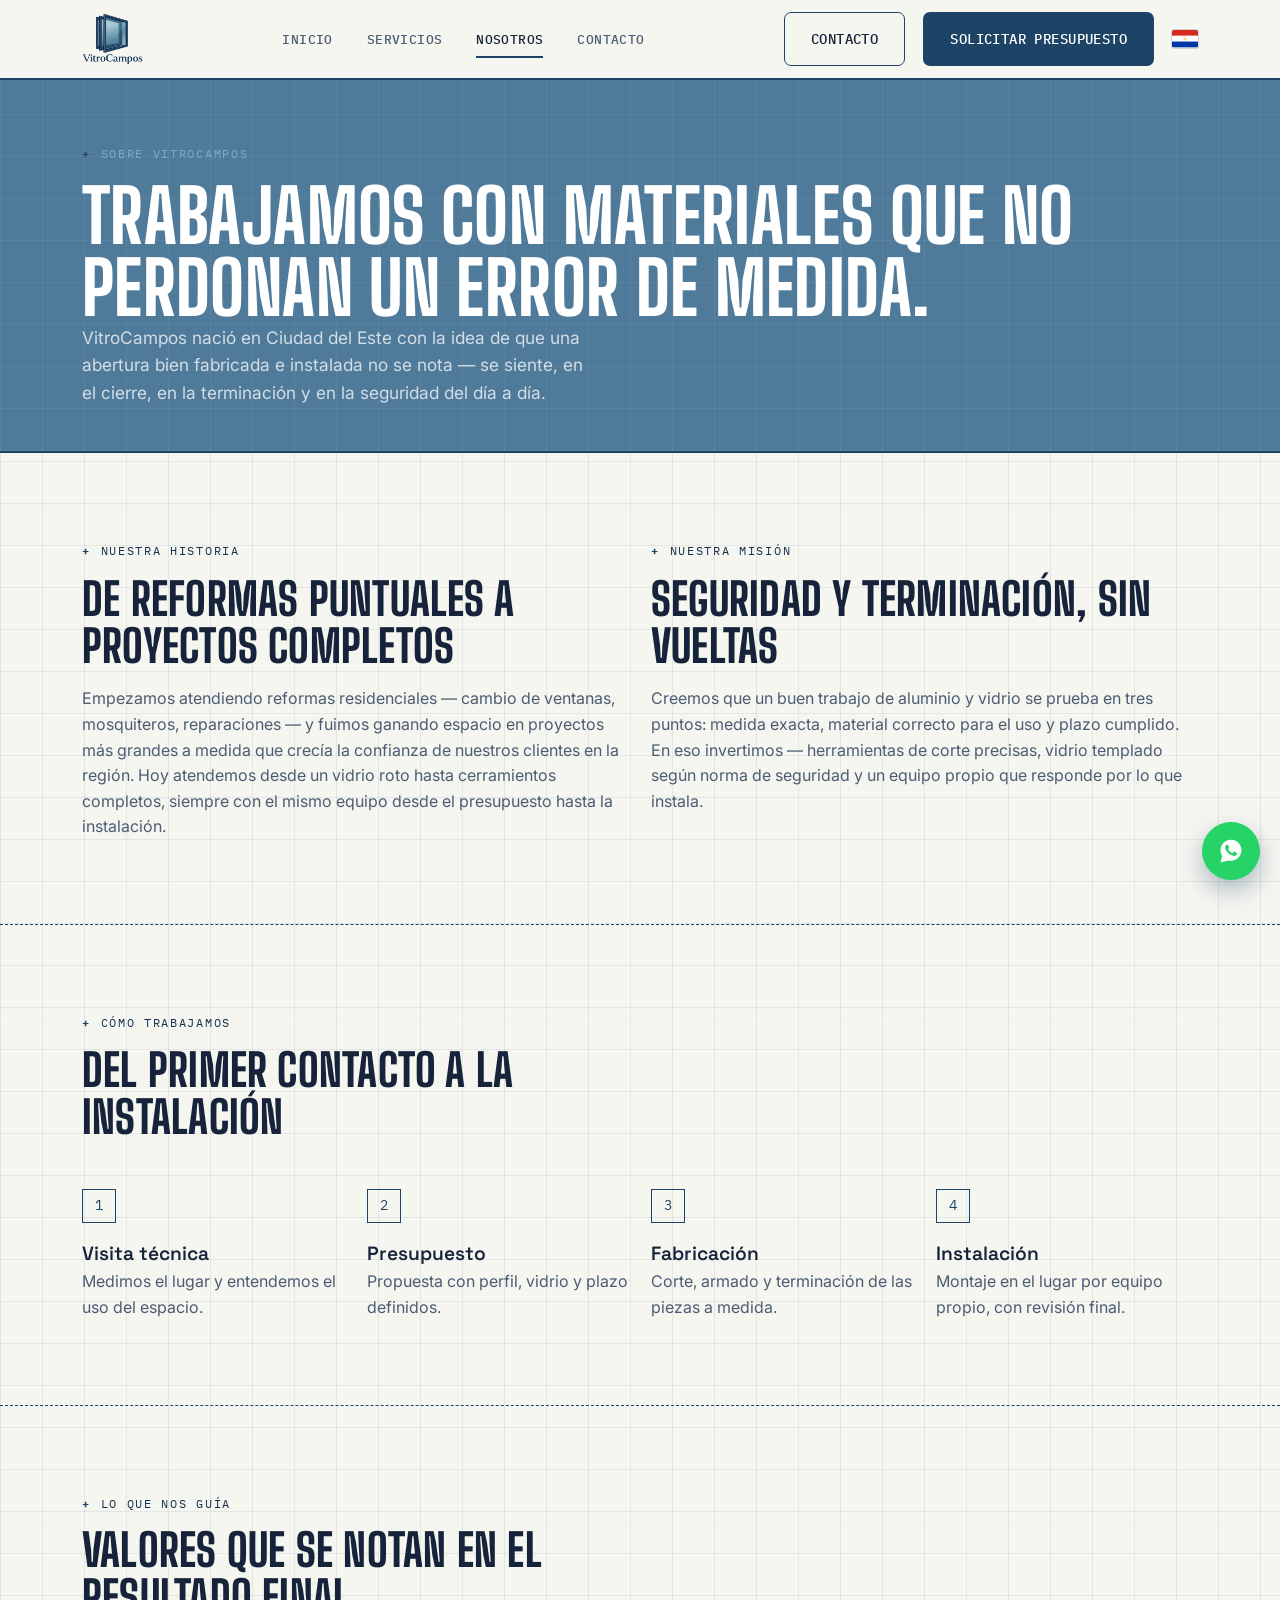
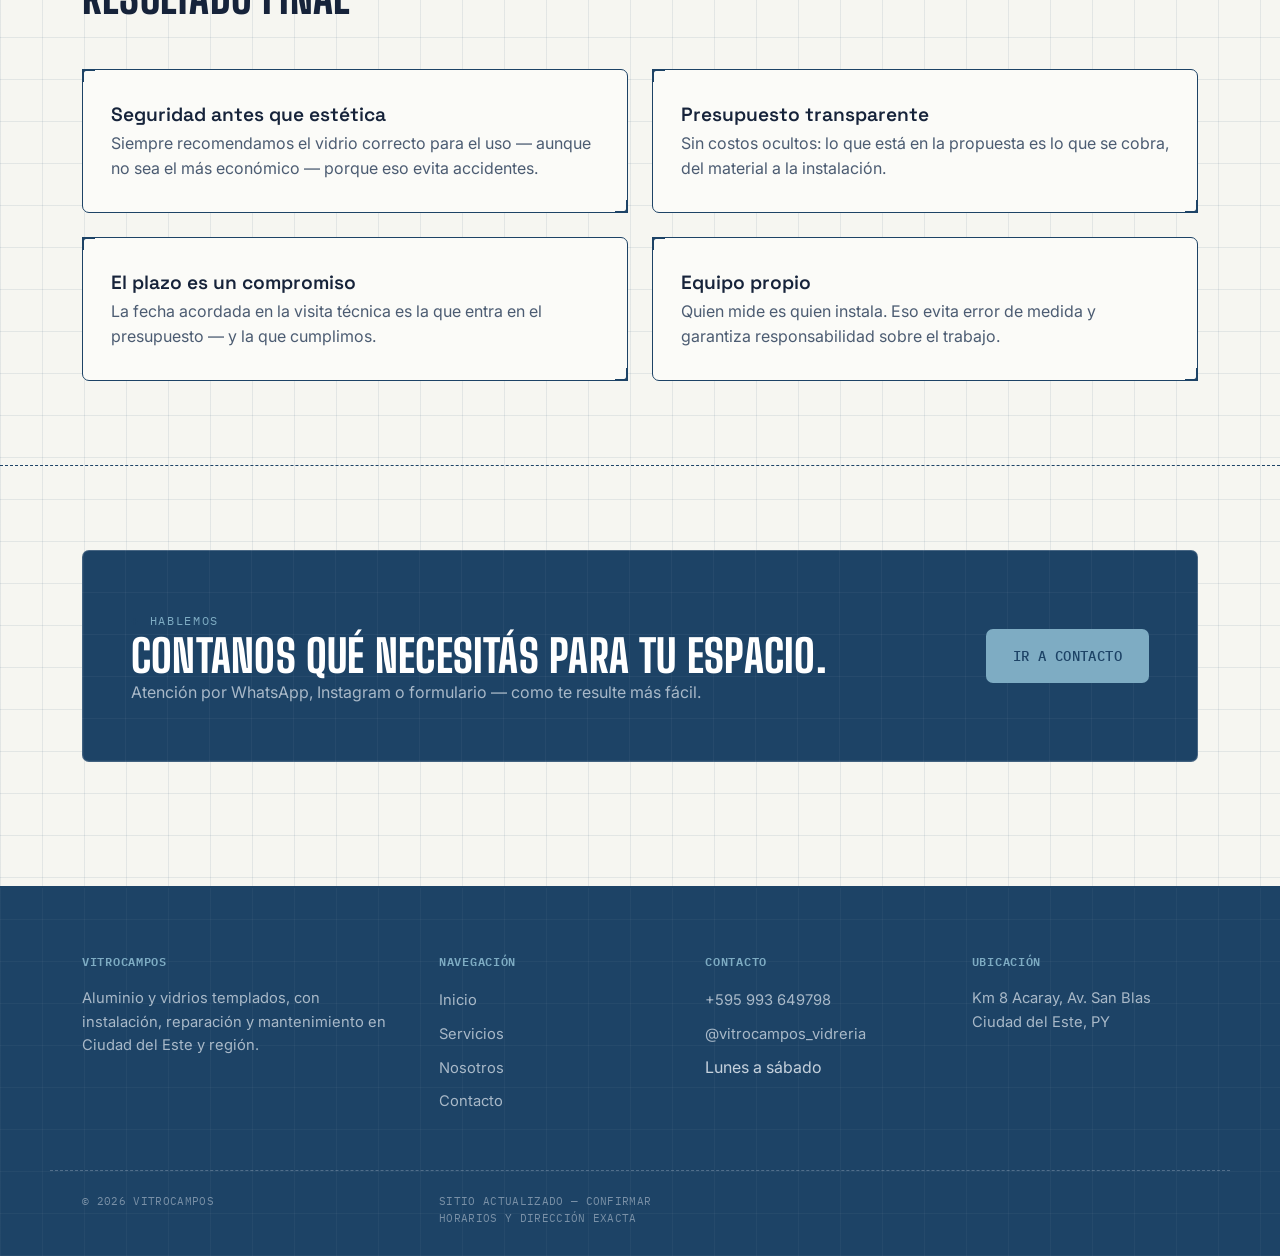
<file: sobre.html>
<!DOCTYPE html>
<html lang="es-PY">
<head>
<meta charset="UTF-8">
<meta name="viewport" content="width=device-width, initial-scale=1.0">
<title>Nosotros — VitroCampos</title>
<meta name="description" content="Conocé la historia, la misión y el proceso de trabajo de VitroCampos en Ciudad del Este.">
<link rel="icon" type="image/png" sizes="32x32" href="img/favicon-32.png">
<link rel="icon" type="image/png" sizes="16x16" href="img/favicon-16.png">
<link rel="apple-touch-icon" sizes="180x180" href="img/apple-touch-icon.png">
<link rel="icon" href="img/favicon.ico">
<link rel="stylesheet" href="style.css">
</head>
<body>

<header class="site-header">
  <div class="wrap">
    <a href="index.html" class="logo"><img src="img/logo-header.png" alt="VitroCampos" class="logo-img"></a>
    <nav class="main-nav">
      <a href="index.html">Inicio</a>
      <a href="servicos.html">Servicios</a>
      <a href="sobre.html" class="active">Nosotros</a>
      <a href="contato.html">Contacto</a>
    </nav>
    <div class="nav-cta">
      <a href="contato.html" class="btn btn-ghost">Contacto</a>
      <a href="https://wa.me/595993649798" class="btn btn-copper" target="_blank" rel="noopener">Solicitar presupuesto</a>
      <span class="flag-icon" title="Paraguay" aria-label="Paraguay">
        <svg viewBox="0 0 900 600" xmlns="http://www.w3.org/2000/svg" role="img">
          <rect width="900" height="200" fill="#D52B1E"/>
          <rect y="200" width="900" height="200" fill="#FFFFFF"/>
          <rect y="400" width="900" height="200" fill="#0038A8"/>
          <circle cx="450" cy="300" r="60" fill="#FFFFFF" stroke="#0038A8" stroke-width="4"/>
          <circle cx="450" cy="300" r="34" fill="#FCD116"/>
        </svg>
      </span>
    </div>
    <button class="nav-toggle" aria-label="Abrir menú">
      <span></span><span></span><span></span>
    </button>
  </div>
  <div class="mobile-nav">
    <a href="index.html">Inicio</a>
    <a href="servicos.html">Servicios</a>
    <a href="sobre.html">Nosotros</a>
    <a href="contato.html">Contacto</a>
    <a href="https://wa.me/595993649798" target="_blank" rel="noopener">Solicitar presupuesto →</a>
  </div>
</header>

<main>

  <section class="page-hero">
    <div class="wrap">
      <span class="eyebrow">Sobre VitroCampos</span>
      <h1>Trabajamos con materiales que no perdonan un error de medida.</h1>
      <p class="lead">VitroCampos nació en Ciudad del Este con la idea de que una abertura bien fabricada e instalada no se nota — se siente, en el cierre, en la terminación y en la seguridad del día a día.</p>
    </div>
  </section>

  <section>
    <div class="wrap grid-2">
      <div class="reveal">
        <span class="eyebrow">Nuestra historia</span>
        <h2 style="margin-top:14px;">De reformas puntuales a proyectos completos</h2>
        <p style="margin-top:16px;">Empezamos atendiendo reformas residenciales — cambio de ventanas, mosquiteros, reparaciones — y fuimos ganando espacio en proyectos más grandes a medida que crecía la confianza de nuestros clientes en la región. Hoy atendemos desde un vidrio roto hasta cerramientos completos, siempre con el mismo equipo desde el presupuesto hasta la instalación.</p>
      </div>
      <div class="reveal">
        <span class="eyebrow">Nuestra misión</span>
        <h2 style="margin-top:14px;">Seguridad y terminación, sin vueltas</h2>
        <p style="margin-top:16px;">Creemos que un buen trabajo de aluminio y vidrio se prueba en tres puntos: medida exacta, material correcto para el uso y plazo cumplido. En eso invertimos — herramientas de corte precisas, vidrio templado según norma de seguridad y un equipo propio que responde por lo que instala.</p>
      </div>
    </div>
  </section>

  <section class="seam-top">
    <div class="wrap">
      <div class="section-head reveal">
        <span class="eyebrow">Cómo trabajamos</span>
        <h2>Del primer contacto a la instalación</h2>
      </div>
      <div class="process-list">
        <div class="process-step reveal">
          <span class="num">1</span>
          <h3>Visita técnica</h3>
          <p>Medimos el lugar y entendemos el uso del espacio.</p>
        </div>
        <div class="process-step reveal">
          <span class="num">2</span>
          <h3>Presupuesto</h3>
          <p>Propuesta con perfil, vidrio y plazo definidos.</p>
        </div>
        <div class="process-step reveal">
          <span class="num">3</span>
          <h3>Fabricación</h3>
          <p>Corte, armado y terminación de las piezas a medida.</p>
        </div>
        <div class="process-step reveal">
          <span class="num">4</span>
          <h3>Instalación</h3>
          <p>Montaje en el lugar por equipo propio, con revisión final.</p>
        </div>
      </div>
    </div>
  </section>

  <section class="seam-top">
    <div class="wrap">
      <div class="section-head reveal">
        <span class="eyebrow">Lo que nos guía</span>
        <h2>Valores que se notan en el resultado final</h2>
      </div>
      <div class="values-grid">
        <div class="glass-card reveal">
          <h3>Seguridad antes que estética</h3>
          <p>Siempre recomendamos el vidrio correcto para el uso — aunque no sea el más económico — porque eso evita accidentes.</p>
        </div>
        <div class="glass-card reveal">
          <h3>Presupuesto transparente</h3>
          <p>Sin costos ocultos: lo que está en la propuesta es lo que se cobra, del material a la instalación.</p>
        </div>
        <div class="glass-card reveal">
          <h3>El plazo es un compromiso</h3>
          <p>La fecha acordada en la visita técnica es la que entra en el presupuesto — y la que cumplimos.</p>
        </div>
        <div class="glass-card reveal">
          <h3>Equipo propio</h3>
          <p>Quien mide es quien instala. Eso evita error de medida y garantiza responsabilidad sobre el trabajo.</p>
        </div>
      </div>
    </div>
  </section>

  <section class="seam-top">
    <div class="wrap">
      <div class="cta-strip reveal">
        <div>
          <span class="eyebrow">Hablemos</span>
          <h2>Contanos qué necesitás para tu espacio.</h2>
          <p>Atención por WhatsApp, Instagram o formulario — como te resulte más fácil.</p>
        </div>
        <a href="contato.html" class="btn btn-copper">Ir a contacto</a>
      </div>
    </div>
  </section>

</main>

<footer>
  <div class="wrap">
    <div>
      <h4>VitroCampos</h4>
      <p>Aluminio y vidrios templados, con instalación, reparación y mantenimiento en Ciudad del Este y región.</p>
    </div>
    <div>
      <h4>Navegación</h4>
      <ul>
        <li><a href="index.html">Inicio</a></li>
        <li><a href="servicos.html">Servicios</a></li>
        <li><a href="sobre.html">Nosotros</a></li>
        <li><a href="contato.html">Contacto</a></li>
      </ul>
    </div>
    <div>
      <h4>Contacto</h4>
      <ul>
        <li><a href="tel:+595993649798">+595 993 649798</a></li>
        <li><a href="https://instagram.com/vitrocampos_vidreria" target="_blank" rel="noopener">@vitrocampos_vidreria</a></li>
        <li>Lunes a sábado</li>
      </ul>
    </div>
    <div>
      <h4>Ubicación</h4>
      <p>Km 8 Acaray, Av. San Blas<br>Ciudad del Este, PY</p>
    </div>
  </div>
  <div class="wrap footer-bottom">
    <span>© <span id="year"></span> VitroCampos</span>
    <span>sitio actualizado — confirmar horarios y dirección exacta</span>
  </div>
</footer>

<a href="https://wa.me/595993649798" class="whatsapp-float" target="_blank" rel="noopener" aria-label="WhatsApp">
  <svg viewBox="0 0 32 32" fill="#fff" xmlns="http://www.w3.org/2000/svg"><path d="M16.001 3C9.373 3 4 8.373 4 15c0 2.34.687 4.523 1.875 6.36L4 29l7.86-1.826A11.94 11.94 0 0 0 16.001 27C22.628 27 28 21.627 28 15S22.628 3 16.001 3zm6.607 16.94c-.276.777-1.61 1.487-2.222 1.58-.577.087-1.31.124-2.116-.132-.487-.153-1.114-.36-1.918-.706-3.377-1.457-5.583-4.85-5.752-5.076-.169-.226-1.376-1.83-1.376-3.492 0-1.663.874-2.48 1.184-2.82.31-.34.675-.425.9-.425.225 0 .45.002.646.012.207.01.486-.079.76.58.276.66.938 2.278 1.02 2.443.084.164.14.357.028.583-.113.226-.169.366-.336.564-.169.198-.354.443-.507.596-.169.169-.345.353-.148.692.197.34.876 1.446 1.882 2.342 1.293 1.153 2.384 1.51 2.724 1.679.34.169.539.141.738-.085.197-.226.845-.986 1.07-1.325.226-.34.451-.283.76-.17.31.113 1.972.93 2.31 1.1.34.169.564.254.648.395.084.14.084.813-.192 1.59z"/></svg>
</a>

<script src="script.js"></script>
</body>
</html>
</file>
<file: style.css>
/* ============================================================
   VITROCAMPOS — identidade "prancheta técnica"
   Conceito: desenho técnico de corte de alumínio/vidro —
   linhas de cota, marcas de registro, papel milimetrado,
   linha de corte tracejada, carimbo de prancha.
   Paleta: azul-prancheta, papel, tinta, laranja de segurança.
   Tipografia: Big Shoulders Display (títulos, estampado/industrial)
               + Space Grotesk (subtítulos) + Inter (corpo)
               + IBM Plex Mono (cotas, specs, carimbo)
   ============================================================ */

@import url('https://fonts.googleapis.com/css2?family=Big+Shoulders+Display:wght@700;800;900&family=Space+Grotesk:wght@500;600;700&family=Inter:wght@400;500;600&family=IBM+Plex+Mono:wght@400;500&display=swap');

:root {
  --blue-light: #7EACC3;
  --blue: #4F7A9A;
  --blue-deep: #1D4366;
  --paper: #F6F6F1;
  --paper-card: #FBFBF8;
  --paper-grid: rgba(29, 67, 102, 0.09);
  --ink: #16233A;
  --ink-soft: #4C5C72;
  --line: var(--blue-deep);
  --accent: var(--blue-deep);
  --accent-deep: #14314D;
  --accent-light: var(--blue-light);
  --white: #FFFFFF;

  --display: 'Big Shoulders Display', sans-serif;
  --sub: 'Space Grotesk', sans-serif;
  --body: 'Inter', sans-serif;
  --mono: 'IBM Plex Mono', monospace;

  --seam: 1px dashed var(--line);
  --radius: 7px;
  --radius-sm: 3px;
}

* { box-sizing: border-box; margin: 0; padding: 0; }

html { scroll-behavior: smooth; }

body {
  background-color: var(--paper);
  background-image:
    repeating-linear-gradient(0deg, var(--paper-grid) 0 1px, transparent 1px 42px),
    repeating-linear-gradient(90deg, var(--paper-grid) 0 1px, transparent 1px 42px);
  color: var(--ink);
  font-family: var(--body);
  font-size: 16px;
  line-height: 1.6;
  -webkit-font-smoothing: antialiased;
  overflow-x: hidden;
}

img { max-width: 100%; display: block; }
a { color: inherit; text-decoration: none; }
ul { list-style: none; }

.wrap {
  max-width: 1180px;
  margin: 0 auto;
  padding: 0 32px;
}

.eyebrow {
  font-family: var(--mono);
  font-size: 12px;
  letter-spacing: 0.14em;
  text-transform: uppercase;
  color: var(--accent-deep);
  display: inline-flex;
  align-items: center;
  gap: 10px;
}
.eyebrow::before {
  content: "+";
  font-weight: 700;
  color: var(--accent);
}

h1, h2 {
  font-family: var(--display);
  color: var(--ink);
  font-weight: 800;
  text-transform: uppercase;
  letter-spacing: 0.005em;
}
h3, h4 {
  font-family: var(--sub);
  color: var(--ink);
  font-weight: 600;
}

h1 { font-size: clamp(2.6rem, 6vw, 4.6rem); line-height: 0.98; }
h2 { font-size: clamp(1.9rem, 3.6vw, 2.8rem); line-height: 1.05; }
h3 { font-size: 1.2rem; }

p { color: var(--ink-soft); }

.lead {
  font-size: 1.08rem;
  max-width: 46ch;
  color: var(--ink-soft);
}

/* ---------- Botões ---------- */
.btn {
  display: inline-flex;
  align-items: center;
  gap: 8px;
  font-family: var(--mono);
  font-weight: 500;
  font-size: 0.86rem;
  letter-spacing: 0.03em;
  text-transform: uppercase;
  padding: 15px 26px;
  border-radius: var(--radius);
  border: 1px solid transparent;
  cursor: pointer;
  transition: transform 0.15s ease, box-shadow 0.15s ease, background 0.15s ease;
}
.btn-primary {
  background: var(--ink);
  color: var(--paper);
}
.btn-primary:hover { transform: translateY(-2px); box-shadow: 0 10px 0 0 var(--accent); }
.btn-ghost {
  background: transparent;
  border-color: var(--line);
  color: var(--ink);
}
.btn-ghost:hover { background: rgba(27,62,111,0.06); }
.hero .btn-ghost, .cta-strip .btn-ghost {
  border-color: rgba(255,255,255,0.5);
  color: #fff;
}
.hero .btn-ghost:hover, .cta-strip .btn-ghost:hover { background: rgba(255,255,255,0.1); }
.btn-copper {
  background: var(--accent);
  color: #fff;
}
.btn-copper:hover { transform: translateY(-2px); box-shadow: 0 10px 0 0 var(--blue); }
.hero .btn-copper, .cta-strip .btn-copper, footer .btn-copper {
  background: var(--blue-light);
  color: var(--blue-deep);
}
.hero .btn-copper:hover, .cta-strip .btn-copper:hover, footer .btn-copper:hover {
  box-shadow: 0 10px 0 0 #fff;
}

/* ---------- Header / navegação ---------- */
.site-header {
  position: sticky;
  top: 0;
  z-index: 100;
  background: var(--paper);
  border-bottom: 2px solid var(--line);
}
.site-header .wrap {
  display: flex;
  align-items: center;
  justify-content: space-between;
  height: 78px;
}
.logo {
  font-family: var(--sub);
  font-weight: 700;
  font-size: 1.2rem;
  letter-spacing: -0.01em;
  display: flex;
  align-items: center;
  gap: 10px;
}
.logo-img {
  height: 52px;
  width: auto;
  display: block;
}

nav.main-nav {
  display: flex;
  align-items: center;
  gap: 34px;
}
nav.main-nav a {
  font-family: var(--mono);
  font-size: 0.82rem;
  letter-spacing: 0.03em;
  text-transform: uppercase;
  font-weight: 500;
  color: var(--ink-soft);
  position: relative;
  padding: 6px 0;
  transition: color 0.15s ease;
}
nav.main-nav a:hover { color: var(--ink); }
nav.main-nav a.active { color: var(--ink); }
nav.main-nav a.active::after {
  content: "";
  position: absolute;
  left: 0; right: 0; bottom: -2px;
  height: 2px;
  background: var(--accent);
}
.nav-cta { display: flex; align-items: center; gap: 18px; }
.flag-icon {
  display: flex;
  align-items: center;
  justify-content: center;
  flex-shrink: 0;
}
.flag-icon svg {
  width: 26px;
  height: auto;
  border-radius: 2px;
  box-shadow: 0 0 0 1px var(--panel-border, rgba(20,32,43,0.15));
}
.nav-toggle {
  display: none;
  flex-direction: column;
  gap: 5px;
  background: none;
  border: none;
  cursor: pointer;
  padding: 8px;
}
.nav-toggle span { width: 22px; height: 2px; background: var(--ink); }

/* ---------- Hero: prancha de desenho técnico ---------- */
.hero {
  position: relative;
  background: var(--blue);
  background-image:
    repeating-linear-gradient(0deg, rgba(255,255,255,0.055) 0 1px, transparent 1px 42px),
    repeating-linear-gradient(90deg, rgba(255,255,255,0.055) 0 1px, transparent 1px 42px);
  padding: 92px 0 64px;
  overflow: hidden;
  border-bottom: 2px solid var(--blue-deep);
}
.hero .eyebrow { color: var(--blue-light); }
.hero .eyebrow::before { color: var(--blue-light); }
.hero h1 { color: #fff; margin: 18px 0 20px; }
.hero .lead { color: rgba(255,255,255,0.75); }
.hero .wrap {
  display: grid;
  grid-template-columns: 1.05fr 0.95fr;
  gap: 40px;
  align-items: center;
  position: relative;
}
.hero-actions { display: flex; gap: 14px; margin-top: 32px; flex-wrap: wrap; }

.hero-diagram { position: relative; }
.hero-diagram svg { width: 100%; height: auto; }

.title-block {
  margin-top: 28px;
  display: inline-grid;
  grid-template-columns: auto auto auto;
  border: 1px solid rgba(255,255,255,0.35);
  font-family: var(--mono);
  font-size: 10.5px;
  color: rgba(255,255,255,0.7);
  text-transform: uppercase;
  letter-spacing: 0.04em;
}
.title-block div {
  padding: 8px 14px;
  border-right: 1px solid rgba(255,255,255,0.35);
}
.title-block div:last-child { border-right: none; }
.title-block b { display: block; color: #fff; font-size: 11.5px; margin-top: 2px; letter-spacing: 0.02em; }

/* ---------- Linha de corte (divisor temático) ---------- */
.cut-line {
  position: relative;
  height: 0;
  border-top: var(--seam);
}
.cut-line.labeled {
  margin: 0;
  display: flex;
  align-items: center;
}
.cut-line.labeled span {
  position: relative;
  top: -9px;
  margin: 0 auto;
  background: var(--paper);
  padding: 0 14px;
  font-family: var(--mono);
  font-size: 10.5px;
  letter-spacing: 0.08em;
  text-transform: uppercase;
  color: var(--ink-soft);
}

/* ---------- Seções gerais ---------- */
section { padding: 84px 0; }
.section-head {
  max-width: 640px;
  margin-bottom: 48px;
}
.section-head h2 { margin-top: 12px; }
.seam-top { border-top: var(--seam); }

/* ---------- Painéis / cards (ficha técnica) ---------- */
.glass-card {
  position: relative;
  background: var(--paper-card);
  border: 1px solid var(--line);
  border-radius: var(--radius);
  padding: 30px 28px;
  transition: transform 0.15s ease, box-shadow 0.15s ease;
}
.glass-card::before, .glass-card::after {
  content: "";
  position: absolute;
  width: 11px; height: 11px;
  pointer-events: none;
}
.glass-card::before {
  top: -1px; left: -1px;
  border-top: 2px solid var(--accent);
  border-left: 2px solid var(--accent);
}
.glass-card::after {
  bottom: -1px; right: -1px;
  border-bottom: 2px solid var(--accent);
  border-right: 2px solid var(--accent);
}
.glass-card:hover { transform: translateY(-3px); box-shadow: 4px 6px 0 0 rgba(27,62,111,0.14); }

.grid-4 { display: grid; grid-template-columns: repeat(4, 1fr); gap: 22px; }
.grid-3 { display: grid; grid-template-columns: repeat(3, 1fr); gap: 22px; }
.grid-2 { display: grid; grid-template-columns: repeat(2, 1fr); gap: 22px; }

.spec {
  font-family: var(--mono);
  font-size: 11.5px;
  color: var(--accent-deep);
  letter-spacing: 0.03em;
  text-transform: uppercase;
}

.diff-card h3 { margin: 14px 0 8px; font-size: 1.05rem; }
.diff-card p { font-size: 0.92rem; }
.diff-norm {
  font-family: var(--mono);
  font-size: 10.5px;
  color: var(--ink-soft);
  opacity: 0.75;
  margin-top: 10px;
  display: block;
  text-transform: uppercase;
  letter-spacing: 0.04em;
}

/* ---------- Faixa escura CTA ---------- */
.cta-strip {
  background: var(--blue-deep);
  background-image:
    repeating-linear-gradient(0deg, rgba(255,255,255,0.04) 0 1px, transparent 1px 42px),
    repeating-linear-gradient(90deg, rgba(255,255,255,0.04) 0 1px, transparent 1px 42px);
  color: #EAF0F6;
  border-radius: var(--radius);
  border: 1px solid rgba(255,255,255,0.16);
  padding: 56px 48px;
  display: flex;
  align-items: center;
  justify-content: space-between;
  gap: 32px;
  flex-wrap: wrap;
}
.cta-strip h2 { color: #fff; }
.cta-strip p { color: rgba(234,240,246,0.68); }
.cta-strip .eyebrow { color: var(--blue-light); }

/* ---------- Rodapé ---------- */
footer {
  background: var(--blue-deep);
  background-image:
    repeating-linear-gradient(0deg, rgba(255,255,255,0.035) 0 1px, transparent 1px 42px),
    repeating-linear-gradient(90deg, rgba(255,255,255,0.035) 0 1px, transparent 1px 42px);
  color: rgba(234,240,246,0.82);
  padding: 64px 0 28px;
  margin-top: 40px;
  border-top: 2px solid var(--accent);
}
footer .wrap { display: grid; grid-template-columns: 1.4fr 1fr 1fr 1fr; gap: 40px; }
footer h4 {
  font-family: var(--mono);
  text-transform: uppercase;
  letter-spacing: 0.06em;
  font-size: 0.75rem;
  color: var(--blue-light);
  margin-bottom: 16px;
}
footer p, footer a { color: rgba(234,240,246,0.68); font-size: 0.92rem; }
footer a:hover { color: #fff; }
footer li { margin-bottom: 8px; }
.footer-bottom {
  border-top: 1px dashed rgba(234,240,246,0.25);
  margin-top: 48px;
  padding-top: 22px;
  font-family: var(--mono);
  font-size: 11px;
  letter-spacing: 0.03em;
  text-transform: uppercase;
  color: rgba(234,240,246,0.45);
  display: flex;
  justify-content: space-between;
  flex-wrap: wrap;
  gap: 8px;
}

/* ---------- Página interna genérica ---------- */
.page-hero {
  padding: 60px 0 44px;
  background: var(--blue);
  background-image:
    repeating-linear-gradient(0deg, rgba(255,255,255,0.055) 0 1px, transparent 1px 42px),
    repeating-linear-gradient(90deg, rgba(255,255,255,0.055) 0 1px, transparent 1px 42px);
  border-bottom: 2px solid var(--blue-deep);
}
.page-hero .eyebrow { color: var(--blue-light); }
.page-hero h1 { margin-top: 14px; color: #fff; }
.page-hero .lead { color: rgba(255,255,255,0.75); }

/* ---------- Serviços (página) ---------- */
.service-card { display: flex; flex-direction: column; gap: 10px; }
.service-card .spec { order: -1; }

.service-photos {
  display: grid;
  grid-template-columns: 1fr 1fr;
  gap: 10px;
  margin-top: 6px;
}
.service-photos figure { margin: 0; }
.service-photos img {
  width: 100%;
  height: 170px;
  object-fit: cover;
  object-position: center;
  display: block;
  border: 1px solid var(--line);
}
.service-photos figcaption {
  font-family: var(--mono);
  font-size: 10px;
  text-transform: uppercase;
  letter-spacing: 0.04em;
  color: var(--ink-soft);
  margin-top: 6px;
  text-align: center;
}

/* teaser com foto na Home */
.service-card.has-photo { padding: 0; overflow: hidden; }
.service-card.has-photo .photo-wrap { position: relative; height: 190px; overflow: hidden; }
.service-card.has-photo img {
  width: 100%; height: 100%; object-fit: cover; display: block;
}
.service-card.has-photo .body { padding: 22px 22px 26px; }
.service-card.has-photo .spec { order: 0; }

/* ---------- Sobre (processo numerado) ---------- */
.process-list { display: grid; grid-template-columns: repeat(4, 1fr); gap: 22px; margin-top: 40px; }
.process-step .num {
  font-family: var(--mono);
  font-size: 0.85rem;
  color: var(--accent);
  border: 1px solid var(--line);
  width: 34px; height: 34px;
  display: flex; align-items: center; justify-content: center;
  margin-bottom: 16px;
}

.values-grid { display: grid; grid-template-columns: repeat(2, 1fr); gap: 24px; margin-top: 40px; }

/* ---------- Contato (formulário + info) ---------- */
.contact-grid { display: grid; grid-template-columns: 1fr 1fr; gap: 48px; align-items: start; }
.field { margin-bottom: 18px; }
.field label {
  display: block;
  font-family: var(--mono);
  font-size: 11px;
  letter-spacing: 0.06em;
  text-transform: uppercase;
  color: var(--accent-deep);
  margin-bottom: 8px;
}
.field input, .field select, .field textarea {
  width: 100%;
  padding: 13px 14px;
  border: 1px solid var(--line);
  border-radius: var(--radius);
  background: var(--paper-card);
  font-family: var(--body);
  font-size: 0.95rem;
  color: var(--ink);
}
.field textarea { resize: vertical; min-height: 110px; }
.field input:focus, .field select:focus, .field textarea:focus {
  outline: 2px solid var(--accent);
  outline-offset: 1px;
}
.info-row { display: flex; gap: 16px; padding: 18px 0; border-bottom: var(--seam); }
.info-row .k { font-family: var(--mono); font-size: 11px; color: var(--accent-deep); text-transform: uppercase; letter-spacing: 0.04em; width: 110px; flex-shrink: 0; padding-top: 2px; }
.info-row .v { font-size: 0.98rem; }
.map-note {
  margin-top: 24px;
  border: 1px dashed var(--line);
  padding: 24px;
  font-family: var(--mono);
  font-size: 11.5px;
  color: var(--ink-soft);
}

/* ---------- Acessibilidade / foco ---------- */

/* ---------- Botão flutuante de WhatsApp ---------- */
.whatsapp-float {
  position: fixed;
  right: 20px;
  bottom: 20px;
  width: 58px;
  height: 58px;
  border-radius: 50%;
  background: #25D366;
  display: flex;
  align-items: center;
  justify-content: center;
  box-shadow: 0 10px 24px rgba(29,67,102,0.35);
  z-index: 200;
  transition: transform 0.15s ease;
}
.whatsapp-float:hover { transform: scale(1.08); }
.whatsapp-float svg { width: 28px; height: 28px; }

/* ---------- Mapa de localização ---------- */
.map-embed {
  margin-top: 24px;
  border: 1px solid var(--line);
  overflow: hidden;
}
.map-embed iframe {
  width: 100%;
  height: 320px;
  border: 0;
  display: block;
  filter: grayscale(0.15) contrast(1.05);
}
.map-caption {
  display: flex;
  align-items: center;
  justify-content: space-between;
  gap: 12px;
  padding: 12px 14px;
  background: var(--paper-card);
  border-top: 1px dashed var(--line);
  font-family: var(--mono);
  font-size: 11px;
  color: var(--ink-soft);
  flex-wrap: wrap;
}
.map-caption a { color: var(--accent); font-weight: 500; }

a:focus-visible, button:focus-visible, input:focus-visible, textarea:focus-visible, select:focus-visible {
  outline: 2px solid var(--accent);
  outline-offset: 2px;
}

/* ---------- Reveal on scroll ---------- */
.reveal { opacity: 0; transform: translateY(16px); transition: opacity 0.6s ease, transform 0.6s ease; }
.reveal.in { opacity: 1; transform: translateY(0); }

@media (prefers-reduced-motion: reduce) {
  .reveal { opacity: 1; transform: none; transition: none; }
  html { scroll-behavior: auto; }
}

/* ---------- Responsivo ---------- */

/* Tablets grandes / notebooks pequenos: grids em 2 colunas */
@media (max-width: 980px) {
  .hero .wrap { grid-template-columns: 1fr; }
  .hero-diagram { margin-top: 20px; max-width: 480px; }
  .grid-4 { grid-template-columns: repeat(2, 1fr); }
  .grid-3 { grid-template-columns: repeat(2, 1fr); }
  footer .wrap { grid-template-columns: 1fr 1fr; }
  .process-list { grid-template-columns: repeat(2, 1fr); }
  .contact-grid { grid-template-columns: 1fr; }
  .values-grid { grid-template-columns: 1fr; }
}

/* Tablets (retrato) e telas médias: aqui o menu já não cabe numa linha,
   então troca para o botão de hambúrguer antes de apertar */
@media (max-width: 900px) {
  nav.main-nav { display: none; }
  .nav-toggle { display: flex; }
  .nav-cta .btn-ghost, .nav-cta .btn-copper { display: none; }
  .nav-cta { gap: 12px; }
}

/* Celulares */
@media (max-width: 680px) {
  .grid-4, .grid-3, .grid-2 { grid-template-columns: 1fr; }
  .process-list { grid-template-columns: 1fr; }
  .cta-strip { flex-direction: column; align-items: flex-start; }
  .wrap { padding: 0 18px; }
  .site-header .wrap { height: 64px; }
  .mobile-nav { top: 64px; max-height: calc(100vh - 64px); }
  .title-block { display: none; }
  .service-photos { gap: 8px; }
  .service-photos img { height: 130px; }
  .service-card.has-photo .photo-wrap { height: 160px; }
  .map-embed iframe { height: 240px; }
  .whatsapp-float { width: 50px; height: 50px; right: 14px; bottom: 14px; }
  .whatsapp-float svg { width: 24px; height: 24px; }
  h1 { font-size: clamp(2.1rem, 9vw, 3rem); }
  section { padding: 56px 0; }
  .cta-strip { padding: 40px 26px; }
  .logo-img { height: 44px; }
}

/* Celulares bem pequenos (largura ~360px e abaixo) */
@media (max-width: 380px) {
  .flag-icon svg { width: 22px; }
  .service-photos { grid-template-columns: 1fr; }
  .grid-4, .grid-3, .grid-2, .process-list { gap: 16px; }
}

body.nav-open .mobile-nav { display: flex; }
.mobile-nav {
  display: none;
  flex-direction: column;
  gap: 2px;
  position: fixed;
  top: 78px; left: 0; right: 0;
  background: var(--paper);
  border-bottom: 2px solid var(--line);
  padding: 12px 20px 20px;
  z-index: 99;
  max-height: calc(100vh - 78px);
  overflow-y: auto;
}
.mobile-nav a {
  padding: 14px 0;
  border-bottom: var(--seam);
  font-family: var(--mono);
  font-size: 0.85rem;
  text-transform: uppercase;
  letter-spacing: 0.03em;
}
</file>
